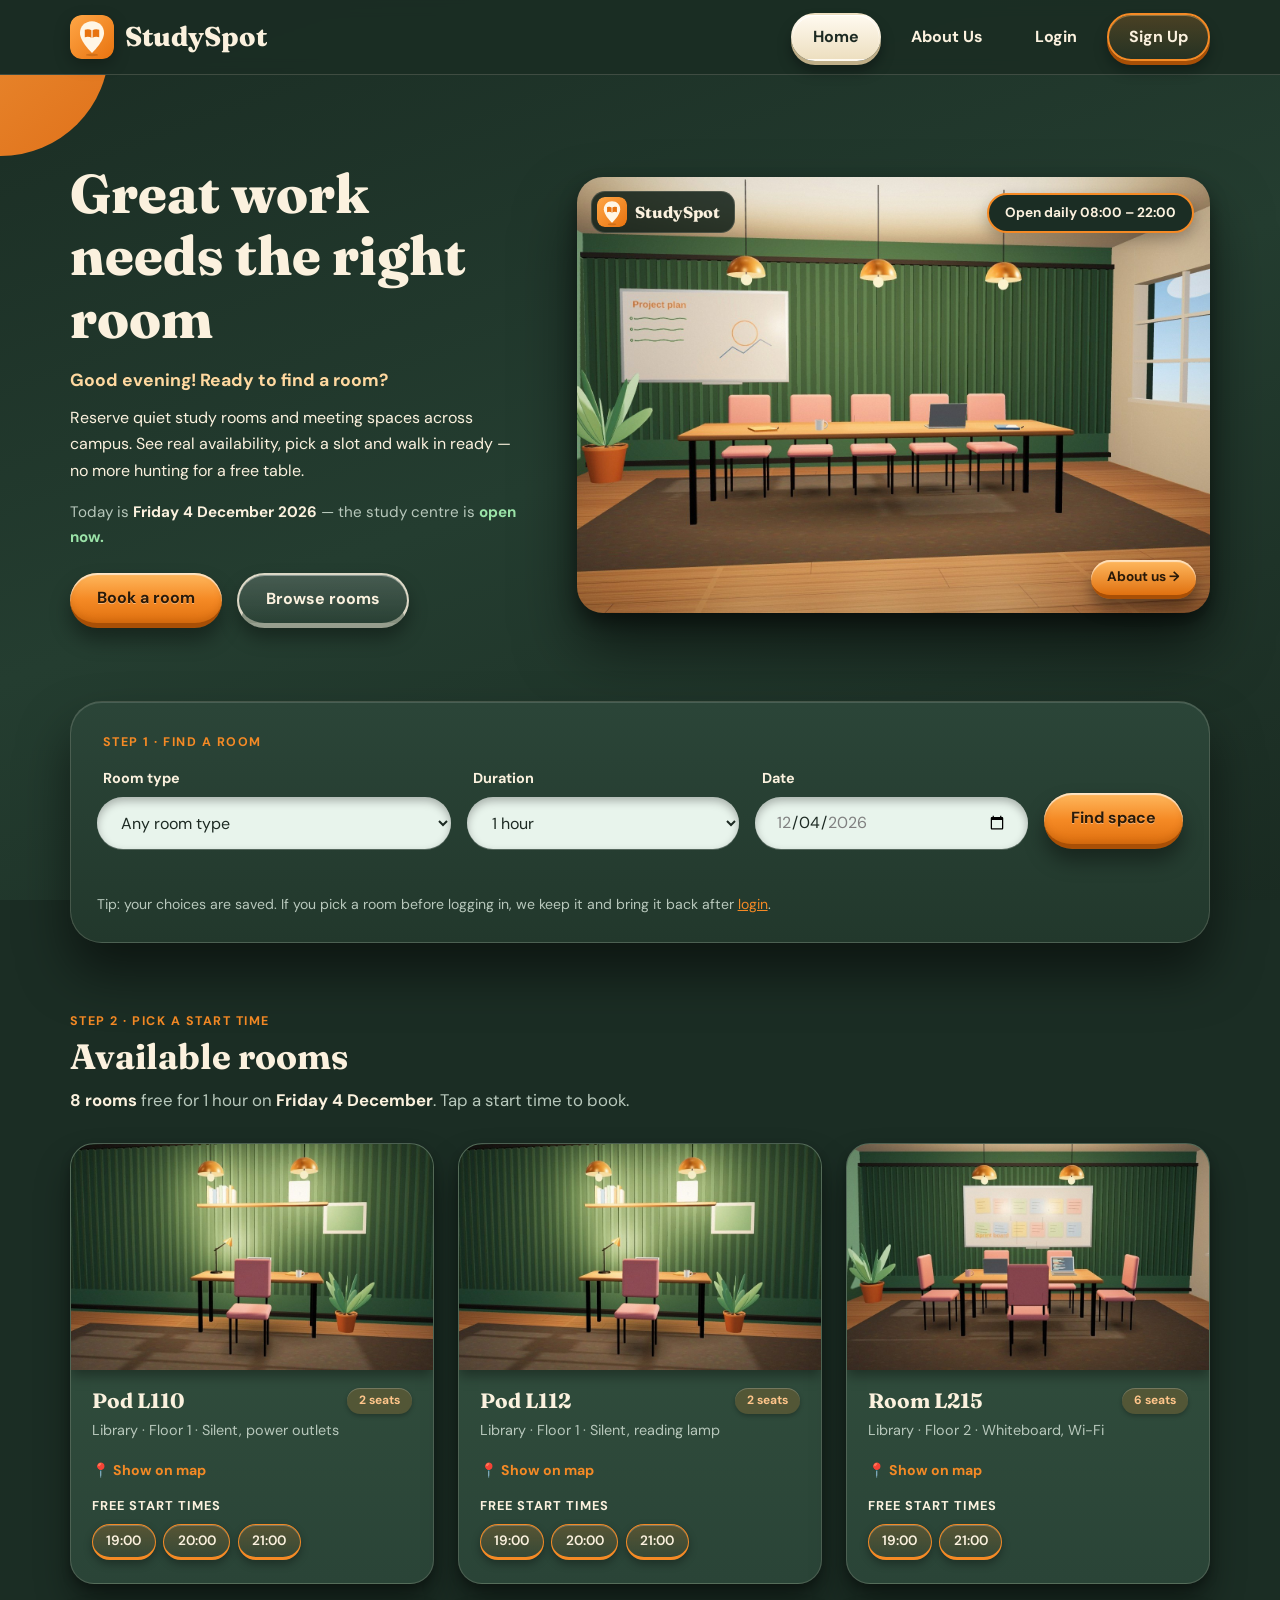
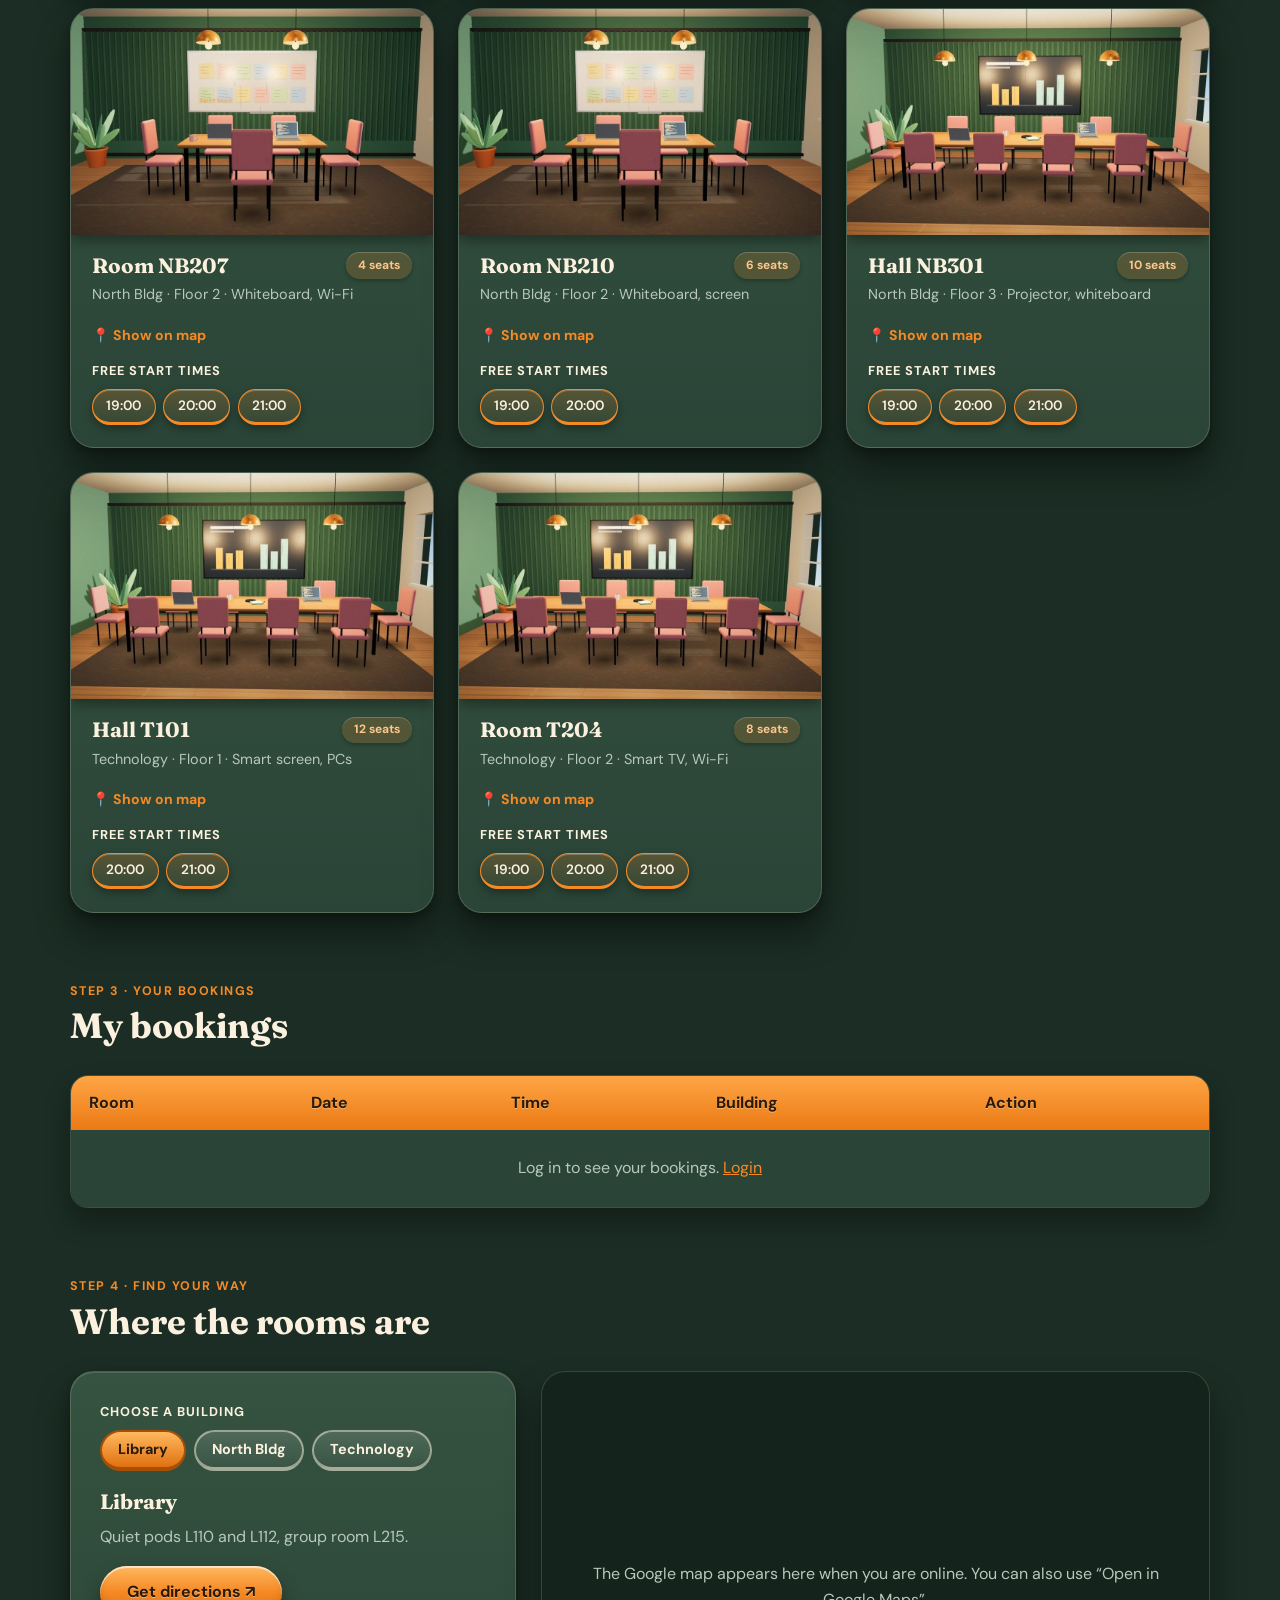
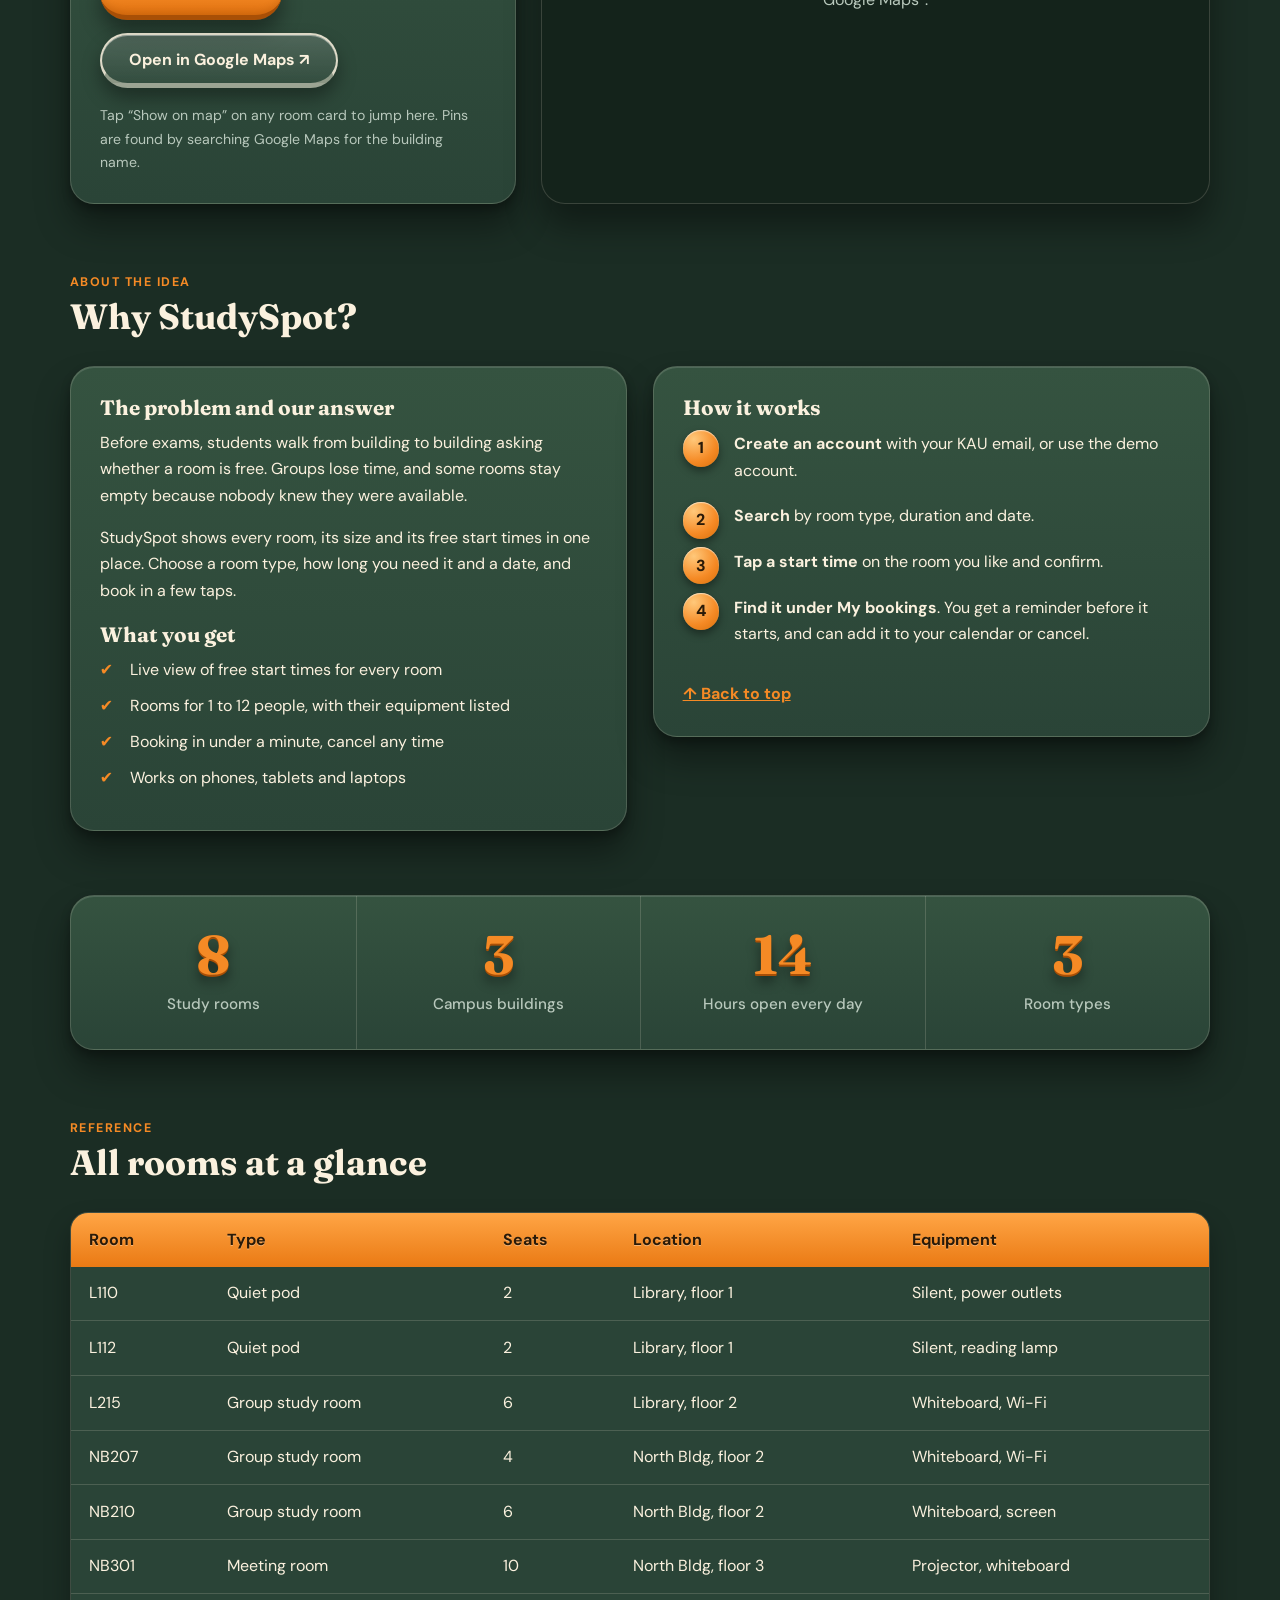
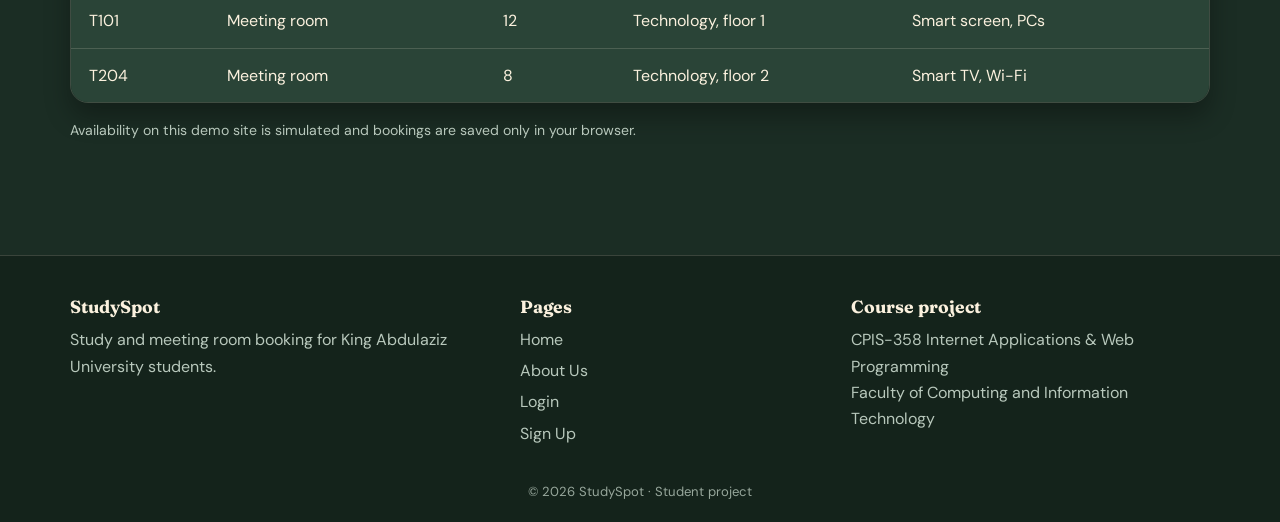
<file: index.html>
<!DOCTYPE html>
<html lang="en">
<head>
  <meta charset="UTF-8">
  <meta name="viewport" content="width=device-width, initial-scale=1.0">
  <meta name="description" content="StudySpot – find and book study rooms and meeting spaces on campus.">
  <title>StudySpot | Study &amp; Meeting Room Booking</title>
  <link rel="icon" href="favicon.ico?v=5" sizes="any">
  <link rel="icon" type="image/png" sizes="32x32" href="images/brand-icon-32.png?v=5">
  <link rel="icon" type="image/png" sizes="16x16" href="images/brand-icon-16.png?v=5">
  <link rel="apple-touch-icon" href="images/brand-icon-180.png?v=5">
  <link rel="preconnect" href="https://fonts.googleapis.com">
  <link rel="preconnect" href="https://fonts.gstatic.com" crossorigin>
  <link href="https://fonts.googleapis.com/css2?family=DM+Sans:wght@400;500;700&family=Fraunces:opsz,wght@9..144,700;9..144,800&display=swap" rel="stylesheet">
  <!-- External CSS -->
  <link rel="stylesheet" href="css/style.css">
  <!-- Internal CSS (only for this page) -->
  <style>
    .idea-card p:last-child { margin-bottom: 0; }
    .rooms-note { margin: 1rem 0 0; color: var(--muted); font-size: .88rem; }
  </style>
</head>
<body id="top">

  <!-- ===== MASTER PAGE: header + menu (same on every page) ===== -->
  <header class="site-header">
    <div class="container nav-wrap">
      <a class="brand" href="index.html">
        <img src="images/logo.svg" width="44" height="44" alt="StudySpot logo: a location pin holding an open book">StudySpot
      </a>
      <button class="menu-toggle" aria-label="Open menu" aria-expanded="false">☰</button>
      <nav id="main-nav" aria-label="Main menu">
        <ul class="menu">
          <li><a href="index.html">Home</a></li>
          <li><a href="about.html">About Us</a></li>
          <li><a href="login.html">Login</a></li>
          <li><a class="menu-cta" href="signup.html">Sign Up</a></li>
        </ul>
      </nav>
    </div>
  </header>

  <main>
    <!-- ===== HERO ===== -->
    <section class="hero">
      <div class="container hero-grid">
        <div class="hero-frame">
          <h1>Great work needs the right room</h1>
          <p class="hello" id="hello">Ready to find a room?</p>
          <p class="hero-text">Reserve quiet study rooms and meeting spaces across campus. See real availability, pick a slot and walk in ready — no more hunting for a free table.</p>
          <p class="today-line" id="todayLine">Open daily 08:00 – 22:00.</p>
          <div class="hero-actions">
            <a class="btn" href="#search">Book a room</a>
            <a class="btn btn-outline" href="#results">Browse rooms</a>
          </div>
        </div>

        <figure class="hero-figure">
          <span class="hero-chip">Open daily 08:00 – 22:00</span>
          <span class="hero-brand"><img src="images/logo.svg" width="30" height="30" alt="">StudySpot</span>
          <!-- Plain hero picture (the image map is on the other pages) -->
          <img class="photo" src="images/hero-room.jpg" width="1600" height="1100" data-orig-width="1600"
               alt="A study room with a long wooden table, pink chairs, a whiteboard and a sunny window.">
          <a class="hero-about" href="about.html">About us →</a>
        </figure>
      </div>
    </section>

    <!-- ===== STEP 1: SEARCH ===== -->
    <section class="search-wrap" id="search">
      <div class="container">
        <form class="search" id="searchForm" novalidate>
          <p class="step-tag" style="margin-left:.4rem;">Step 1 · Find a room</p>
          <div class="search-row">
            <div>
              <label for="roomType">Room type</label>
              <select id="roomType" name="roomType">
                <option value="any">Any room type</option>
                <option value="pod">Quiet pod (1–2 people)</option>
                <option value="study">Group study room (4–6)</option>
                <option value="meeting">Meeting room (8–12)</option>
              </select>
            </div>
            <div>
              <label for="duration">Duration</label>
              <select id="duration" name="duration">
                <option value="1">1 hour</option>
                <option value="2">2 hours</option>
                <option value="3">3 hours</option>
              </select>
            </div>
            <div>
              <label for="searchDate">Date</label>
              <input type="date" id="searchDate" name="date" required>
            </div>
            <button class="btn" type="submit">Find space</button>
          </div>
          <p class="search-error" id="searchError" role="alert"></p>
          <div class="type-hint" id="typeHint" hidden>
            <img id="typeHintImg" src="images/room-study.jpg" width="88" height="55" alt="">
            <p id="typeHintText"></p>
          </div>
          <p class="rooms-note">Tip: your choices are saved. If you pick a room before logging in, we keep it and bring it back after <a href="login.html">login</a>.</p>
        </form>
      </div>
    </section>

    <!-- ===== STEP 2: RESULTS ===== -->
    <section class="section" id="results">
      <div class="container">
        <div class="section-head">
          <p class="step-tag">Step 2 · Pick a start time</p>
          <h2>Available rooms</h2>
          <p class="result-msg" id="resultMsg"></p>
        </div>
        <div class="room-grid" id="roomGrid"></div>
      </div>
    </section>

    <!-- ===== STEP 3: MY BOOKINGS ===== -->
    <section class="section" id="bookings" style="padding-top:0;">
      <div class="container">
        <div class="section-head">
          <p class="step-tag">Step 3 · Your bookings</p>
          <h2>My bookings</h2>
        </div>
        <div class="table-wrap">
          <table>
            <thead><tr><th>Room</th><th>Date</th><th>Time</th><th>Building</th><th>Action</th></tr></thead>
            <tbody id="bookingBody"></tbody>
          </table>
        </div>
      </div>
    </section>

    <!-- ===== STEP 4: MAP ===== -->
    <section class="section" id="map" style="padding-top:0;">
      <div class="container">
        <div class="section-head">
          <p class="step-tag">Step 4 · Find your way</p>
          <h2>Where the rooms are</h2>
        </div>
        <div class="map-layout">
          <div class="card map-side">
            <p class="times-label">Choose a building</p>
            <div class="map-chips" id="mapChips"></div>
            <h3 id="mapTitle">Library</h3>
            <p class="muted" id="mapNote"></p>
            <div class="map-buttons">
              <a class="btn" id="mapDirections" href="#" target="_blank" rel="noopener">Get directions ↗</a>
              <a class="btn btn-outline" id="mapOpen" href="#" target="_blank" rel="noopener">Open in Google Maps ↗</a>
            </div>
            <p class="rooms-note">Tap “Show on map” on any room card to jump here. Pins are found by searching Google Maps for the building name.</p>
          </div>
          <div class="map-frame">
            <p class="map-fallback">The Google map appears here when you are online. You can also use “Open in Google Maps”.</p>
            <iframe id="mapFrame" title="Google Map showing the study room building" loading="lazy"
                    referrerpolicy="no-referrer-when-downgrade" allowfullscreen></iframe>
          </div>
        </div>
      </div>
    </section>

    <!-- ===== THE IDEA + HOW IT WORKS ===== -->
    <section class="section" id="idea" style="padding-top:0;">
      <div class="container">
        <div class="section-head">
          <p class="step-tag">About the idea</p>
          <h2>Why StudySpot?</h2>
        </div>
        <div class="grid-2">
          <article class="card idea-card">
            <h3>The problem and our answer</h3>
            <p>Before exams, students walk from building to building asking whether a room is free. Groups lose time, and some rooms stay empty because nobody knew they were available.</p>
            <p>StudySpot shows every room, its size and its free start times in one place. Choose a room type, how long you need it and a date, and book in a few taps.</p>
            <h3 style="margin-top:1.2rem;">What you get</h3>
            <ul class="check-list">
              <li>Live view of free start times for every room</li>
              <li>Rooms for 1 to 12 people, with their equipment listed</li>
              <li>Booking in under a minute, cancel any time</li>
              <li>Works on phones, tablets and laptops</li>
            </ul>
          </article>
          <article class="card">
            <h3>How it works</h3>
            <ol class="steps">
              <li><strong>Create an account</strong> with your KAU email, or use the demo account.</li>
              <li><strong>Search</strong> by room type, duration and date.</li>
              <li><strong>Tap a start time</strong> on the room you like and confirm.</li>
              <li><strong>Find it under My bookings</strong>. You get a reminder before it starts, and can add it to your calendar or cancel.</li>
            </ol>
            <a href="#top" class="back-top">↑ Back to top</a>
          </article>
        </div>
      </div>
    </section>

    <!-- ===== NUMBERS ===== -->
    <section class="section" style="padding-top:0;">
      <div class="container">
        <div class="stats-band">
          <div class="stat-item"><strong data-count="8">8</strong><span>Study rooms</span></div>
          <div class="stat-item"><strong data-count="3">3</strong><span>Campus buildings</span></div>
          <div class="stat-item"><strong data-count="14">14</strong><span>Hours open every day</span></div>
          <div class="stat-item"><strong data-count="3">3</strong><span>Room types</span></div>
        </div>
      </div>
    </section>

    <!-- ===== ALL ROOMS (table) ===== -->
    <section class="section" id="all-rooms" style="padding-top:0;">
      <div class="container">
        <div class="section-head">
          <p class="step-tag">Reference</p>
          <h2>All rooms at a glance</h2>
        </div>
        <div class="table-wrap">
          <table>
            <thead><tr><th>Room</th><th>Type</th><th>Seats</th><th>Location</th><th>Equipment</th></tr></thead>
            <tbody id="roomTableBody"></tbody>
          </table>
        </div>
        <p class="rooms-note">Availability on this demo site is simulated and bookings are saved only in your browser.</p>
      </div>
    </section>
  </main>

  <!-- ===== CONFIRM BOOKING (modal, top layer) ===== -->
  <div class="modal-backdrop" id="modalBackdrop">
    <div class="card modal" role="dialog" aria-modal="true" aria-labelledby="modalTitle">
      <button class="close" id="modalClose" aria-label="Close">×</button>
      <h2 id="modalTitle">Confirm booking</h2>
      <ul class="summary-list">
        <li><span>Room</span><strong id="mRoom"></strong></li>
        <li><span>Date</span><strong id="mDate"></strong></li>
        <li><span>Time</span><strong id="mTime"></strong></li>
        <li><span>Capacity</span><strong id="mSeats"></strong></li>
      </ul>
      <div class="remind-box">
        <label for="mRemind"><input type="checkbox" id="mRemind" checked> <span>Remind me before it starts</span></label>
        <select id="mRemindMin" aria-label="Reminder time">
          <option value="15">15 minutes before</option>
          <option value="30">30 minutes before</option>
          <option value="60">1 hour before</option>
        </select>
      </div>
      <div class="modal-actions">
        <button class="btn" id="modalConfirm" type="button">Confirm</button>
        <button class="btn btn-outline" id="modalCancel" type="button">Cancel</button>
      </div>
    </div>
  </div>

  <!-- ===== MASTER PAGE: footer ===== -->
  <footer class="site-footer">
    <div class="container">
      <div class="footer-grid">
        <div><h3>StudySpot</h3><p>Study and meeting room booking for King Abdulaziz University students.</p></div>
        <div><h3>Pages</h3><ul><li><a href="index.html">Home</a></li><li><a href="about.html">About Us</a></li><li><a href="login.html">Login</a></li><li><a href="signup.html">Sign Up</a></li></ul></div>
        <div><h3>Course project</h3><p>CPIS-358 Internet Applications &amp; Web Programming<br>Faculty of Computing and Information Technology</p></div>
      </div>
      <p class="copyright">© <span id="year">2026</span> StudySpot · Student project</p>
    </div>
  </footer>

  <!-- Embedded script (this page only): greeting, today's date and opening status -->
  <script>
    (function () {
      var now = new Date();
      var hour = now.getHours();
      var hello = hour < 12 ? "Good morning!" : hour < 18 ? "Good afternoon!" : "Good evening!";
      var helloEl = document.getElementById("hello");
      if (helloEl) { helloEl.textContent = hello + " Ready to find a room?"; }

      var dateText = now.toLocaleDateString("en-GB", { weekday: "long", day: "numeric", month: "long", year: "numeric" });
      var isOpen = hour >= 8 && hour < 22;
      var line = document.getElementById("todayLine");
      if (line) {
        line.innerHTML = "Today is <strong>" + dateText + "</strong> — the study centre is " +
          (isOpen ? '<span class="open">open now.</span>' : '<span class="closed">closed right now. It opens at 08:00.</span>');
      }
    })();
  </script>
  <!-- External script -->
  <script src="js/main.js"></script>
</body>
</html>
</file>
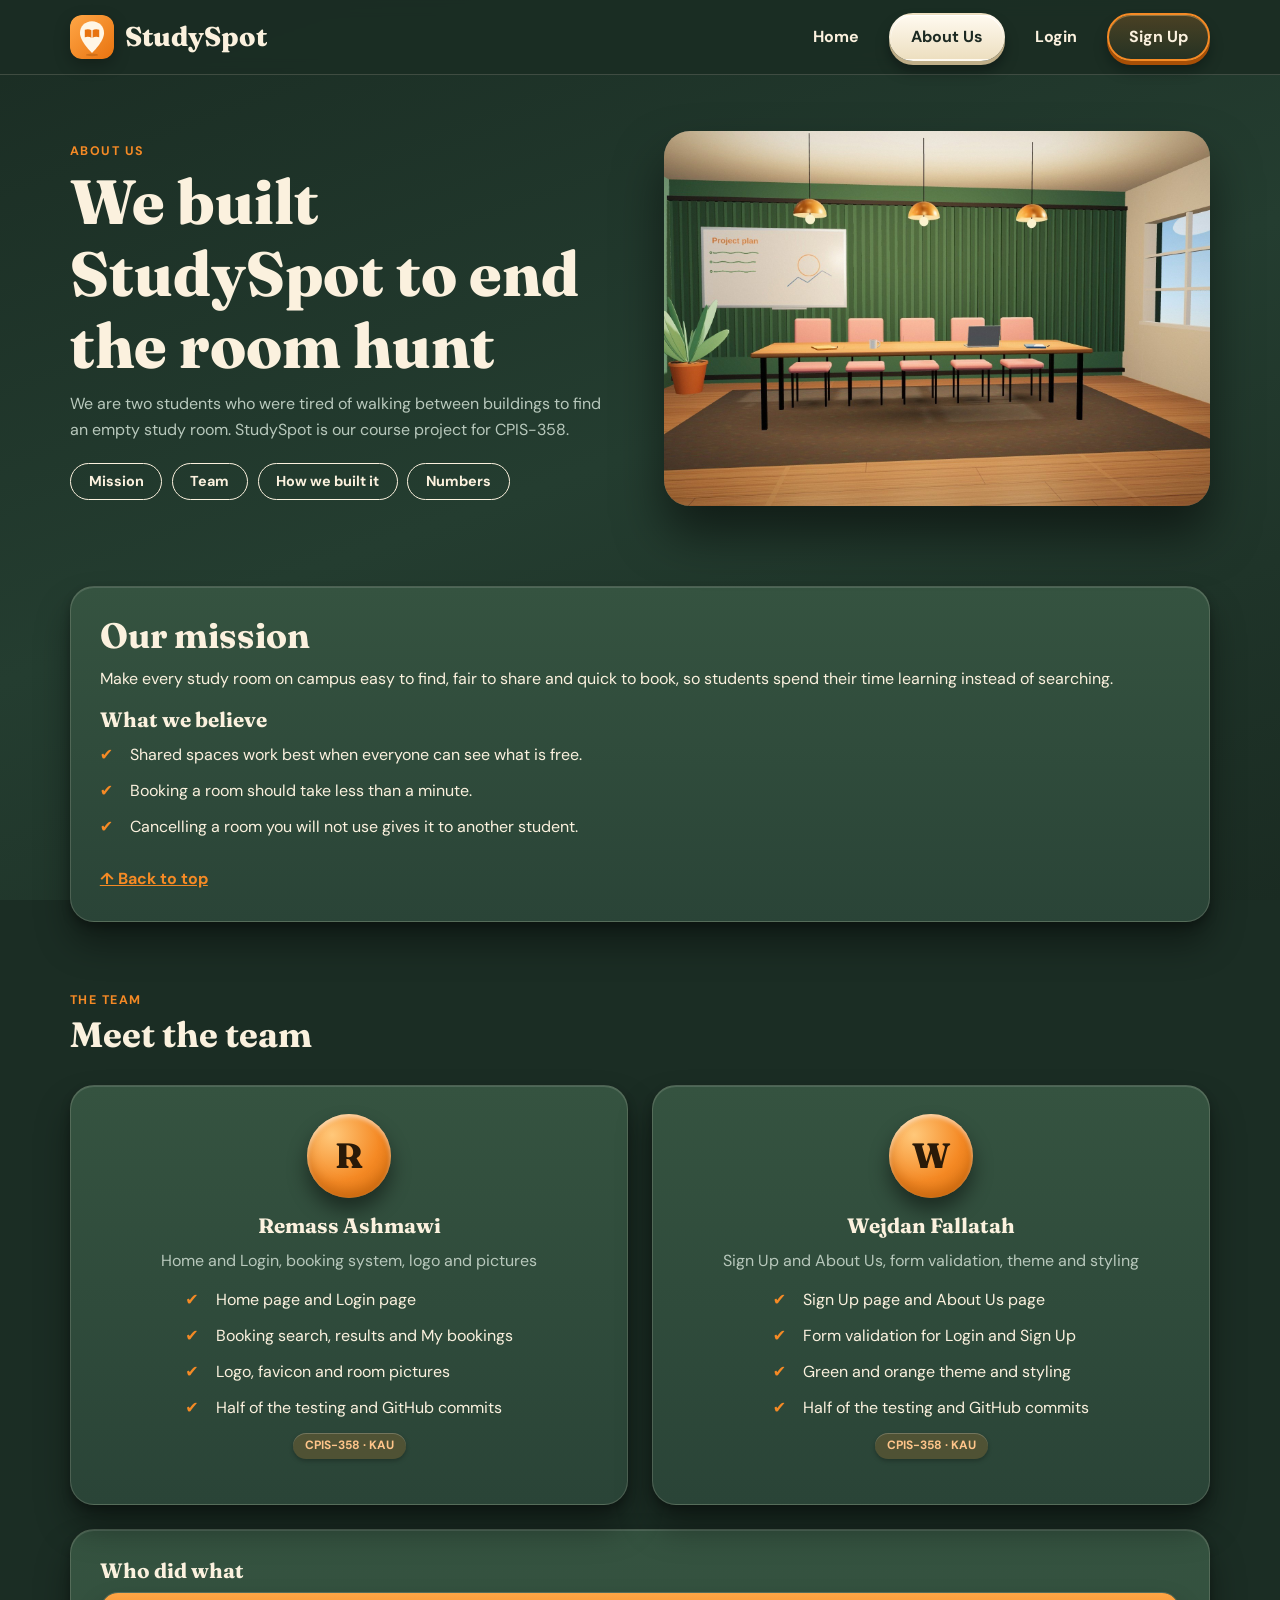
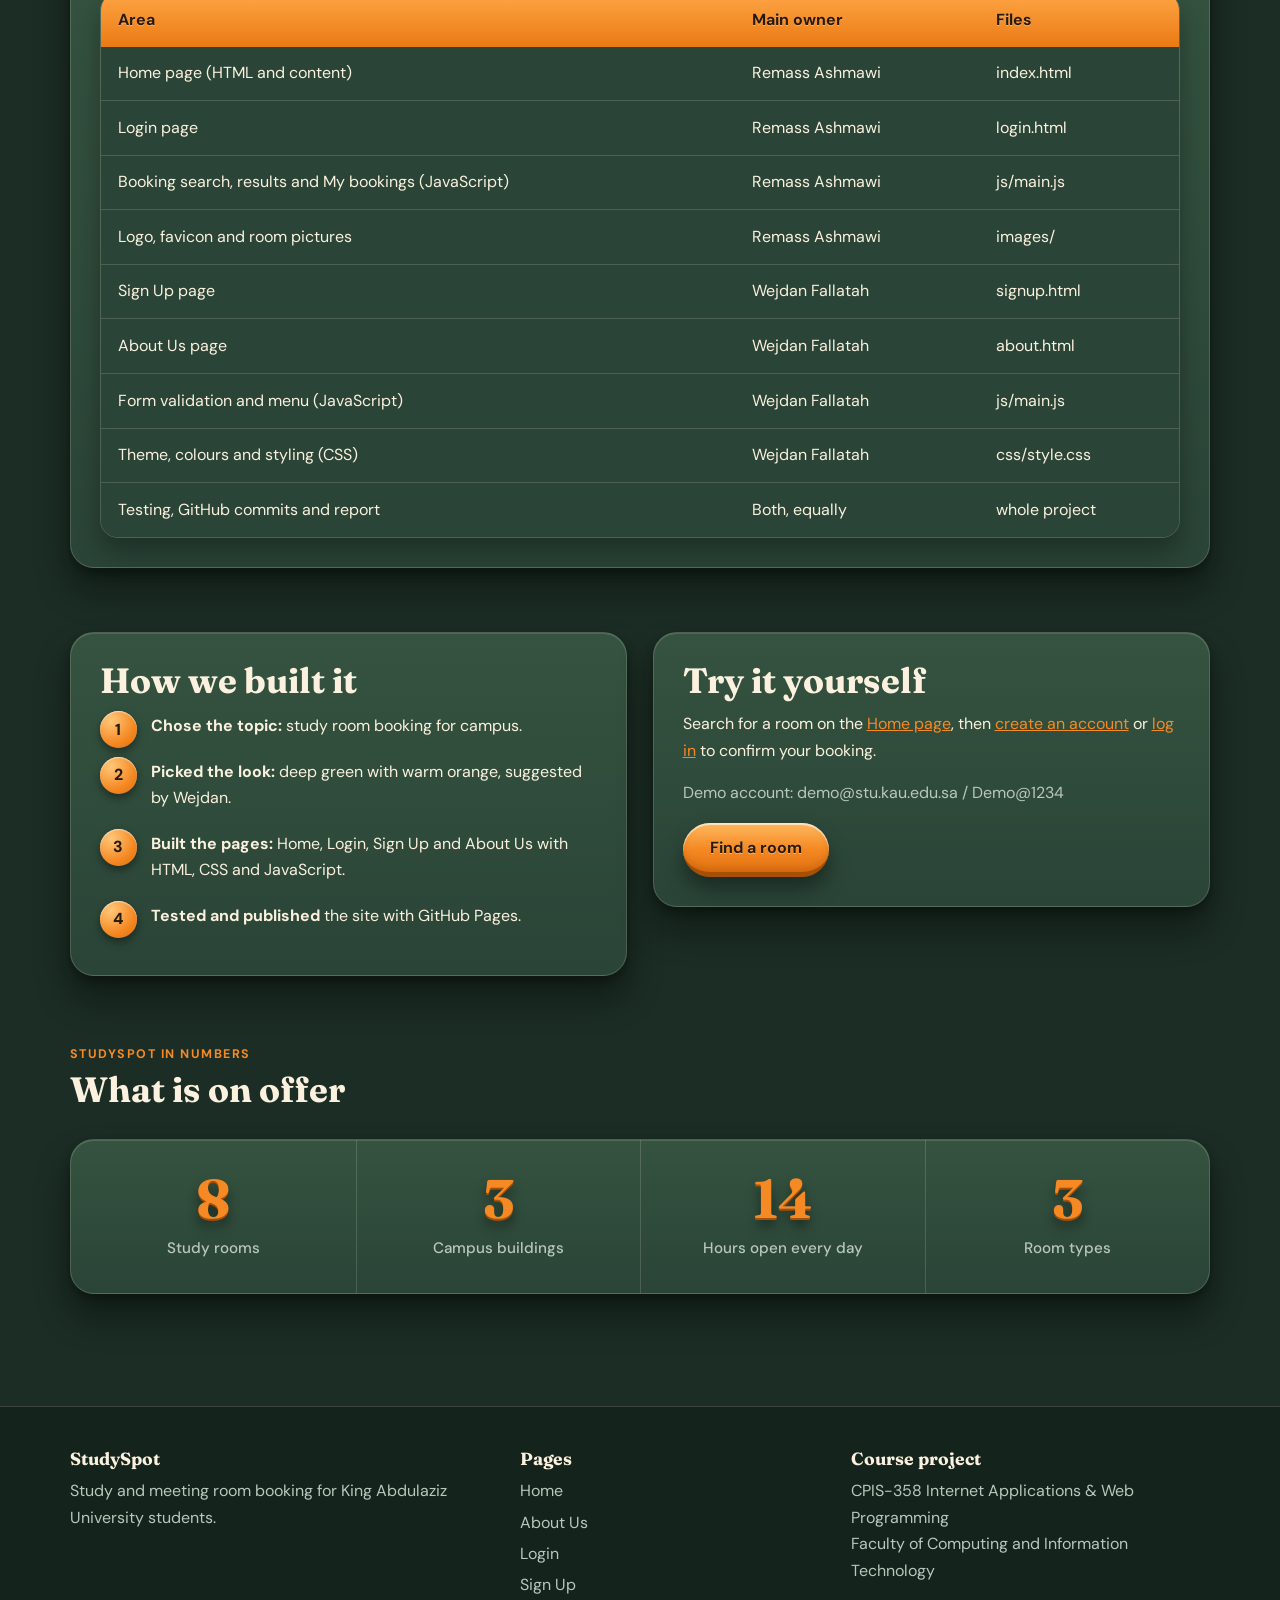
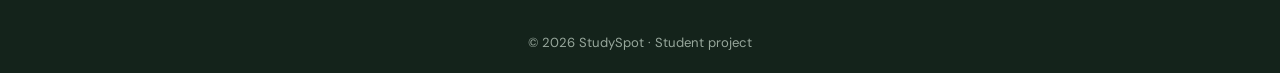
<file: about.html>
<!DOCTYPE html>
<html lang="en">
<head>
  <meta charset="UTF-8">
  <meta name="viewport" content="width=device-width, initial-scale=1.0">
  <title>About Us | StudySpot</title>
  <link rel="icon" href="favicon.ico?v=5" sizes="any">
  <link rel="icon" type="image/png" sizes="32x32" href="images/brand-icon-32.png?v=5">
  <link rel="icon" type="image/png" sizes="16x16" href="images/brand-icon-16.png?v=5">
  <link rel="apple-touch-icon" href="images/brand-icon-180.png?v=5">
  <link rel="preconnect" href="https://fonts.googleapis.com">
  <link rel="preconnect" href="https://fonts.gstatic.com" crossorigin>
  <link href="https://fonts.googleapis.com/css2?family=DM+Sans:wght@400;500;700&family=Fraunces:opsz,wght@9..144,700;9..144,800&display=swap" rel="stylesheet">
  <link rel="stylesheet" href="css/style.css">
  <!-- Internal CSS (only for this page) -->
  <style>
    .about-hero { display: grid; grid-template-columns: 1fr 1fr; gap: 3rem; align-items: center; padding: 3.5rem 0 1rem; }
    .about-hero img { border-radius: 26px; border: 1px solid var(--line); box-shadow: var(--shadow); }
    .role { color: var(--muted); margin-bottom: .8rem; }
    @media (max-width: 900px) { .about-hero { grid-template-columns: 1fr; } }
  </style>
</head>
<body id="top">

  <header class="site-header">
    <div class="container nav-wrap">
      <a class="brand" href="index.html">
        <img src="images/logo.svg" width="44" height="44" alt="StudySpot logo: a location pin holding an open book">StudySpot
      </a>
      <button class="menu-toggle" aria-label="Open menu" aria-expanded="false">☰</button>
      <nav id="main-nav" aria-label="Main menu">
        <ul class="menu">
          <li><a href="index.html">Home</a></li>
          <li><a href="about.html">About Us</a></li>
          <li><a href="login.html">Login</a></li>
          <li><a class="menu-cta" href="signup.html">Sign Up</a></li>
        </ul>
      </nav>
    </div>
  </header>

  <main>
    <div class="container">
      <!-- ===== INTRO ===== -->
      <section class="about-hero">
        <div>
          <p class="step-tag">About us</p>
          <h1>We built StudySpot to end the room hunt</h1>
          <p class="muted">We are two students who were tired of walking between buildings to find an empty study room. StudySpot is our course project for CPIS-358.</p>
          <ul class="toc">
            <li><a href="#mission">Mission</a></li>
            <li><a href="#team">Team</a></li>
            <li><a href="#journey">How we built it</a></li>
            <li><a href="#numbers">Numbers</a></li>
          </ul>
        </div>
        <figure style="margin:0;">
          <img class="photo" src="images/hero-room.jpg" width="1600" height="1100" data-orig-width="1600"
               alt="A study room with a wooden table and pink chairs. Click the whiteboard, window or table to jump to a section."
               usemap="#aboutMap">
          <map name="aboutMap" id="aboutMap">
            <area shape="rect" coords="0,0,640,700" href="#mission" alt="Left side of the picture – our mission" title="Our mission">
            <area shape="rect" coords="640,0,960,700" href="#journey" alt="Middle of the picture – how we built it" title="How we built it">
            <area shape="rect" coords="960,0,1600,700" href="#numbers" alt="Right side of the picture – our numbers" title="Our numbers">
            <area shape="rect" coords="0,700,1600,1100" href="#team" alt="Bottom of the picture – meet the team" title="Meet the team">
          </map>
        </figure>
      </section>

      <!-- ===== MISSION ===== -->
      <section class="section" id="mission">
        <article class="card">
          <h2>Our mission</h2>
          <p>Make every study room on campus easy to find, fair to share and quick to book, so students spend their time learning instead of searching.</p>
          <h3>What we believe</h3>
          <ul class="check-list">
            <li>Shared spaces work best when everyone can see what is free.</li>
            <li>Booking a room should take less than a minute.</li>
            <li>Cancelling a room you will not use gives it to another student.</li>
          </ul>
          <a href="#top" class="back-top">↑ Back to top</a>
        </article>
      </section>

      <!-- ===== TEAM ===== -->
      <section class="section" id="team" style="padding-top:0;">
        <div class="section-head">
          <p class="step-tag">The team</p>
          <h2>Meet the team</h2>
        </div>
        <div class="team-grid">
          <article class="card text-center">
            <div class="avatar">R</div>
            <h3>Remass Ashmawi</h3>
            <p class="role">Home and Login, booking system, logo and pictures</p>
            <ul class="check-list" style="text-align:left;display:inline-block;">
              <li>Home page and Login page</li>
              <li>Booking search, results and My bookings</li>
              <li>Logo, favicon and room pictures</li>
              <li>Half of the testing and GitHub commits</li>
            </ul>
            <p><span class="badge">CPIS-358 · KAU</span></p>
          </article>
          <article class="card text-center">
            <div class="avatar">W</div>
            <h3>Wejdan Fallatah</h3>
            <p class="role">Sign Up and About Us, form validation, theme and styling</p>
            <ul class="check-list" style="text-align:left;display:inline-block;">
              <li>Sign Up page and About Us page</li>
              <li>Form validation for Login and Sign Up</li>
              <li>Green and orange theme and styling</li>
              <li>Half of the testing and GitHub commits</li>
            </ul>
            <p><span class="badge">CPIS-358 · KAU</span></p>
          </article>
        </div>

        <div class="card" style="margin-top:1.5rem;">
          <h3>Who did what</h3>
          <div class="table-wrap">
            <table>
              <thead><tr><th>Area</th><th>Main owner</th><th>Files</th></tr></thead>
              <tbody>
                <tr><td>Home page (HTML and content)</td><td>Remass Ashmawi</td><td>index.html</td></tr>
                <tr><td>Login page</td><td>Remass Ashmawi</td><td>login.html</td></tr>
                <tr><td>Booking search, results and My bookings (JavaScript)</td><td>Remass Ashmawi</td><td>js/main.js</td></tr>
                <tr><td>Logo, favicon and room pictures</td><td>Remass Ashmawi</td><td>images/</td></tr>
                <tr><td>Sign Up page</td><td>Wejdan Fallatah</td><td>signup.html</td></tr>
                <tr><td>About Us page</td><td>Wejdan Fallatah</td><td>about.html</td></tr>
                <tr><td>Form validation and menu (JavaScript)</td><td>Wejdan Fallatah</td><td>js/main.js</td></tr>
                <tr><td>Theme, colours and styling (CSS)</td><td>Wejdan Fallatah</td><td>css/style.css</td></tr>
                <tr><td>Testing, GitHub commits and report</td><td>Both, equally</td><td>whole project</td></tr>
              </tbody>
            </table>
          </div>
        </div>
      </section>

      <!-- ===== JOURNEY ===== -->
      <section class="section" id="journey" style="padding-top:0;">
        <div class="grid-2">
          <article class="card">
            <h2>How we built it</h2>
            <ol class="steps">
              <li><strong>Chose the topic:</strong> study room booking for campus.</li>
              <li><strong>Picked the look:</strong> deep green with warm orange, suggested by Wejdan.</li>
              <li><strong>Built the pages:</strong> Home, Login, Sign Up and About Us with HTML, CSS and JavaScript.</li>
              <li><strong>Tested and published</strong> the site with GitHub Pages.</li>
            </ol>
          </article>
          <article class="card">
            <h2>Try it yourself</h2>
            <p>Search for a room on the <a href="index.html#search">Home page</a>, then <a href="signup.html">create an account</a> or <a href="login.html">log in</a> to confirm your booking.</p>
            <p class="muted">Demo account: demo@stu.kau.edu.sa / Demo@1234</p>
            <a class="btn" href="index.html#search">Find a room</a>
          </article>
        </div>
      </section>

      <!-- ===== NUMBERS ===== -->
      <section class="section" id="numbers" style="padding-top:0;">
        <div class="section-head">
          <p class="step-tag">StudySpot in numbers</p>
          <h2>What is on offer</h2>
        </div>
        <div class="stats-band">
          <div class="stat-item"><strong data-count="8">8</strong><span>Study rooms</span></div>
          <div class="stat-item"><strong data-count="3">3</strong><span>Campus buildings</span></div>
          <div class="stat-item"><strong data-count="14">14</strong><span>Hours open every day</span></div>
          <div class="stat-item"><strong data-count="3">3</strong><span>Room types</span></div>
        </div>
      </section>
    </div>
  </main>

  <footer class="site-footer">
    <div class="container">
      <div class="footer-grid">
        <div><h3>StudySpot</h3><p>Study and meeting room booking for King Abdulaziz University students.</p></div>
        <div><h3>Pages</h3><ul><li><a href="index.html">Home</a></li><li><a href="about.html">About Us</a></li><li><a href="login.html">Login</a></li><li><a href="signup.html">Sign Up</a></li></ul></div>
        <div><h3>Course project</h3><p>CPIS-358 Internet Applications &amp; Web Programming<br>Faculty of Computing and Information Technology</p></div>
      </div>
      <p class="copyright">© <span id="year">2026</span> StudySpot · Student project</p>
    </div>
  </footer>

  <script src="js/main.js"></script>
</body>
</html>
</file>
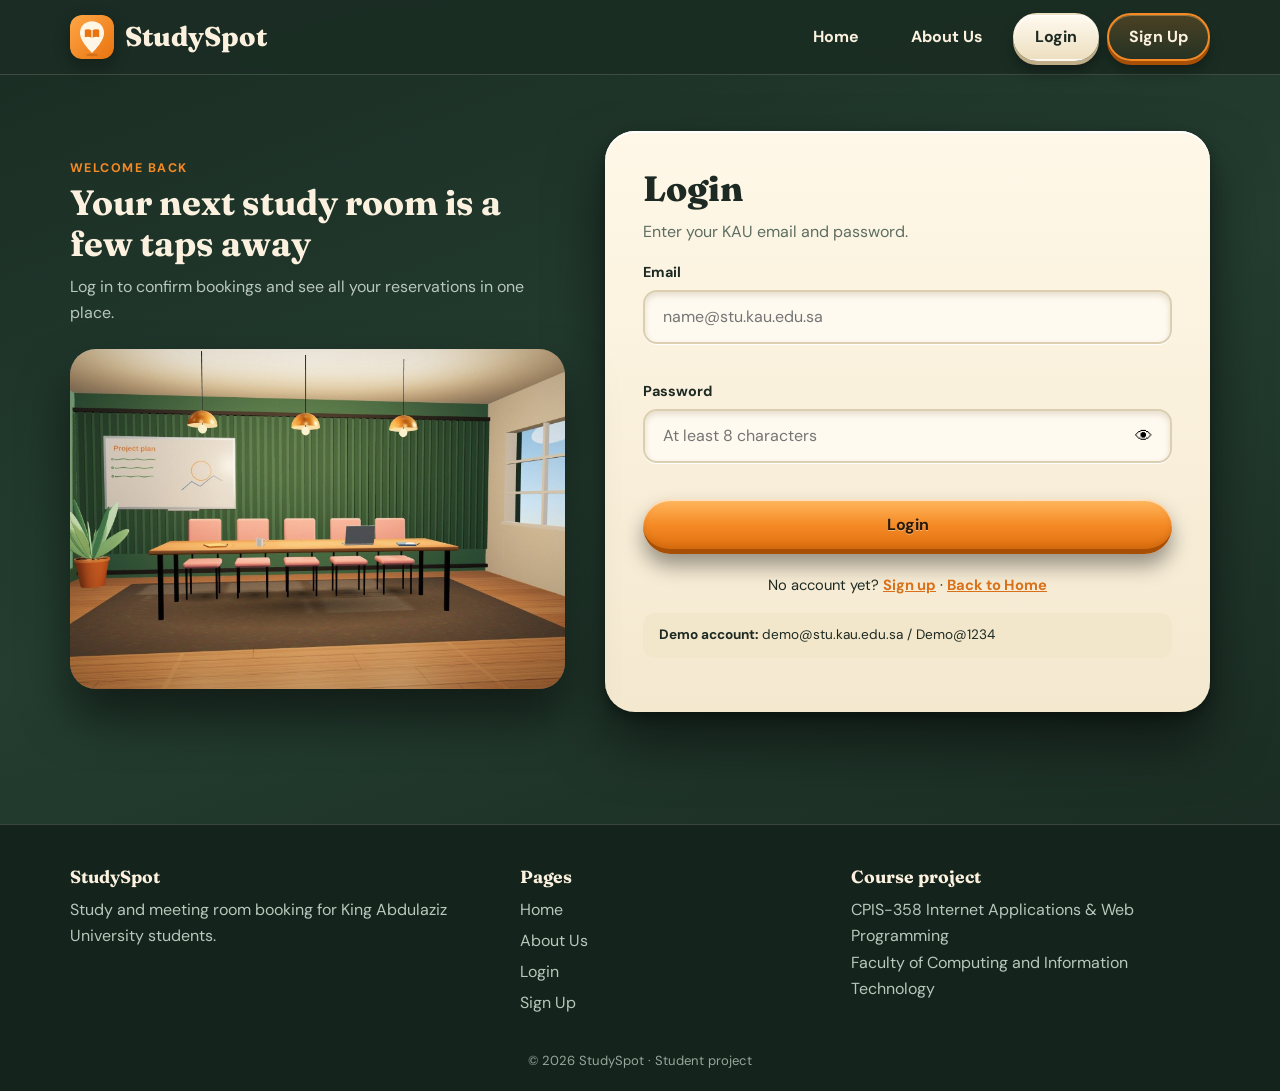
<file: login.html>
<!DOCTYPE html>
<html lang="en">
<head>
  <meta charset="UTF-8">
  <meta name="viewport" content="width=device-width, initial-scale=1.0">
  <title>Login | StudySpot</title>
  <link rel="icon" href="favicon.ico?v=5" sizes="any">
  <link rel="icon" type="image/png" sizes="32x32" href="images/brand-icon-32.png?v=5">
  <link rel="icon" type="image/png" sizes="16x16" href="images/brand-icon-16.png?v=5">
  <link rel="apple-touch-icon" href="images/brand-icon-180.png?v=5">
  <link rel="preconnect" href="https://fonts.googleapis.com">
  <link rel="preconnect" href="https://fonts.gstatic.com" crossorigin>
  <link href="https://fonts.googleapis.com/css2?family=DM+Sans:wght@400;500;700&family=Fraunces:opsz,wght@9..144,700;9..144,800&display=swap" rel="stylesheet">
  <link rel="stylesheet" href="css/style.css">
</head>
<body id="top">

  <header class="site-header">
    <div class="container nav-wrap">
      <a class="brand" href="index.html">
        <img src="images/logo.svg" width="44" height="44" alt="StudySpot logo: a location pin holding an open book">StudySpot
      </a>
      <button class="menu-toggle" aria-label="Open menu" aria-expanded="false">☰</button>
      <nav id="main-nav" aria-label="Main menu">
        <ul class="menu">
          <li><a href="index.html">Home</a></li>
          <li><a href="about.html">About Us</a></li>
          <li><a href="login.html">Login</a></li>
          <li><a class="menu-cta" href="signup.html">Sign Up</a></li>
        </ul>
      </nav>
    </div>
  </header>

  <main>
    <div class="container auth-grid">
      <aside class="auth-side">
        <p class="step-tag">Welcome back</p>
        <h2>Your next study room is a few taps away</h2>
        <p class="muted">Log in to confirm bookings and see all your reservations in one place.</p>
        <img class="photo" src="images/hero-room.jpg" width="1600" height="1100" data-orig-width="1600"
             alt="A study room with a wooden table and pink chairs. Click it to open About Us." usemap="#aboutMap">
        <map name="aboutMap" id="aboutMap">
            <area shape="rect" coords="0,0,640,700" href="about.html#mission" alt="Left side of the picture – our mission" title="Our mission">
            <area shape="rect" coords="640,0,960,700" href="about.html#journey" alt="Middle of the picture – how we built it" title="How we built it">
            <area shape="rect" coords="960,0,1600,700" href="about.html" alt="Right side of the picture – About Us" title="About Us">
            <area shape="rect" coords="0,700,1600,1100" href="about.html#team" alt="Bottom of the picture – meet the team" title="Meet the team">
          </map>
      </aside>

      <section class="auth-card" aria-labelledby="loginTitle">
        <h1 id="loginTitle">Login</h1>
        <p class="sub">Enter your KAU email and password.</p>

        <div id="loginAlert" class="alert" role="alert"></div>

        <form id="loginForm" novalidate>
          <div class="form-group">
            <label for="loginEmail">Email</label>
            <input type="email" id="loginEmail" name="email" placeholder="name@stu.kau.edu.sa" autocomplete="email" required>
            <div class="error-msg"></div>
          </div>
          <div class="form-group">
            <label for="loginPassword">Password</label>
            <div class="pw-wrap">
              <input type="password" id="loginPassword" name="password" placeholder="At least 8 characters" autocomplete="current-password" required>
              <button type="button" class="pw-toggle" data-target="loginPassword" aria-label="Show or hide password">👁</button>
            </div>
            <div class="error-msg"></div>
          </div>
          <button type="submit" class="btn btn-block">Login</button>
        </form>

        <p class="form-links">No account yet? <a href="signup.html">Sign up</a> · <a href="index.html">Back to Home</a></p>
        <p class="hint"><strong>Demo account:</strong> demo@stu.kau.edu.sa / Demo@1234</p>
      </section>
    </div>
  </main>

  <footer class="site-footer">
    <div class="container">
      <div class="footer-grid">
        <div><h3>StudySpot</h3><p>Study and meeting room booking for King Abdulaziz University students.</p></div>
        <div><h3>Pages</h3><ul><li><a href="index.html">Home</a></li><li><a href="about.html">About Us</a></li><li><a href="login.html">Login</a></li><li><a href="signup.html">Sign Up</a></li></ul></div>
        <div><h3>Course project</h3><p>CPIS-358 Internet Applications &amp; Web Programming<br>Faculty of Computing and Information Technology</p></div>
      </div>
      <p class="copyright">© <span id="year">2026</span> StudySpot · Student project</p>
    </div>
  </footer>

  <script src="js/main.js"></script>
</body>
</html>
</file>
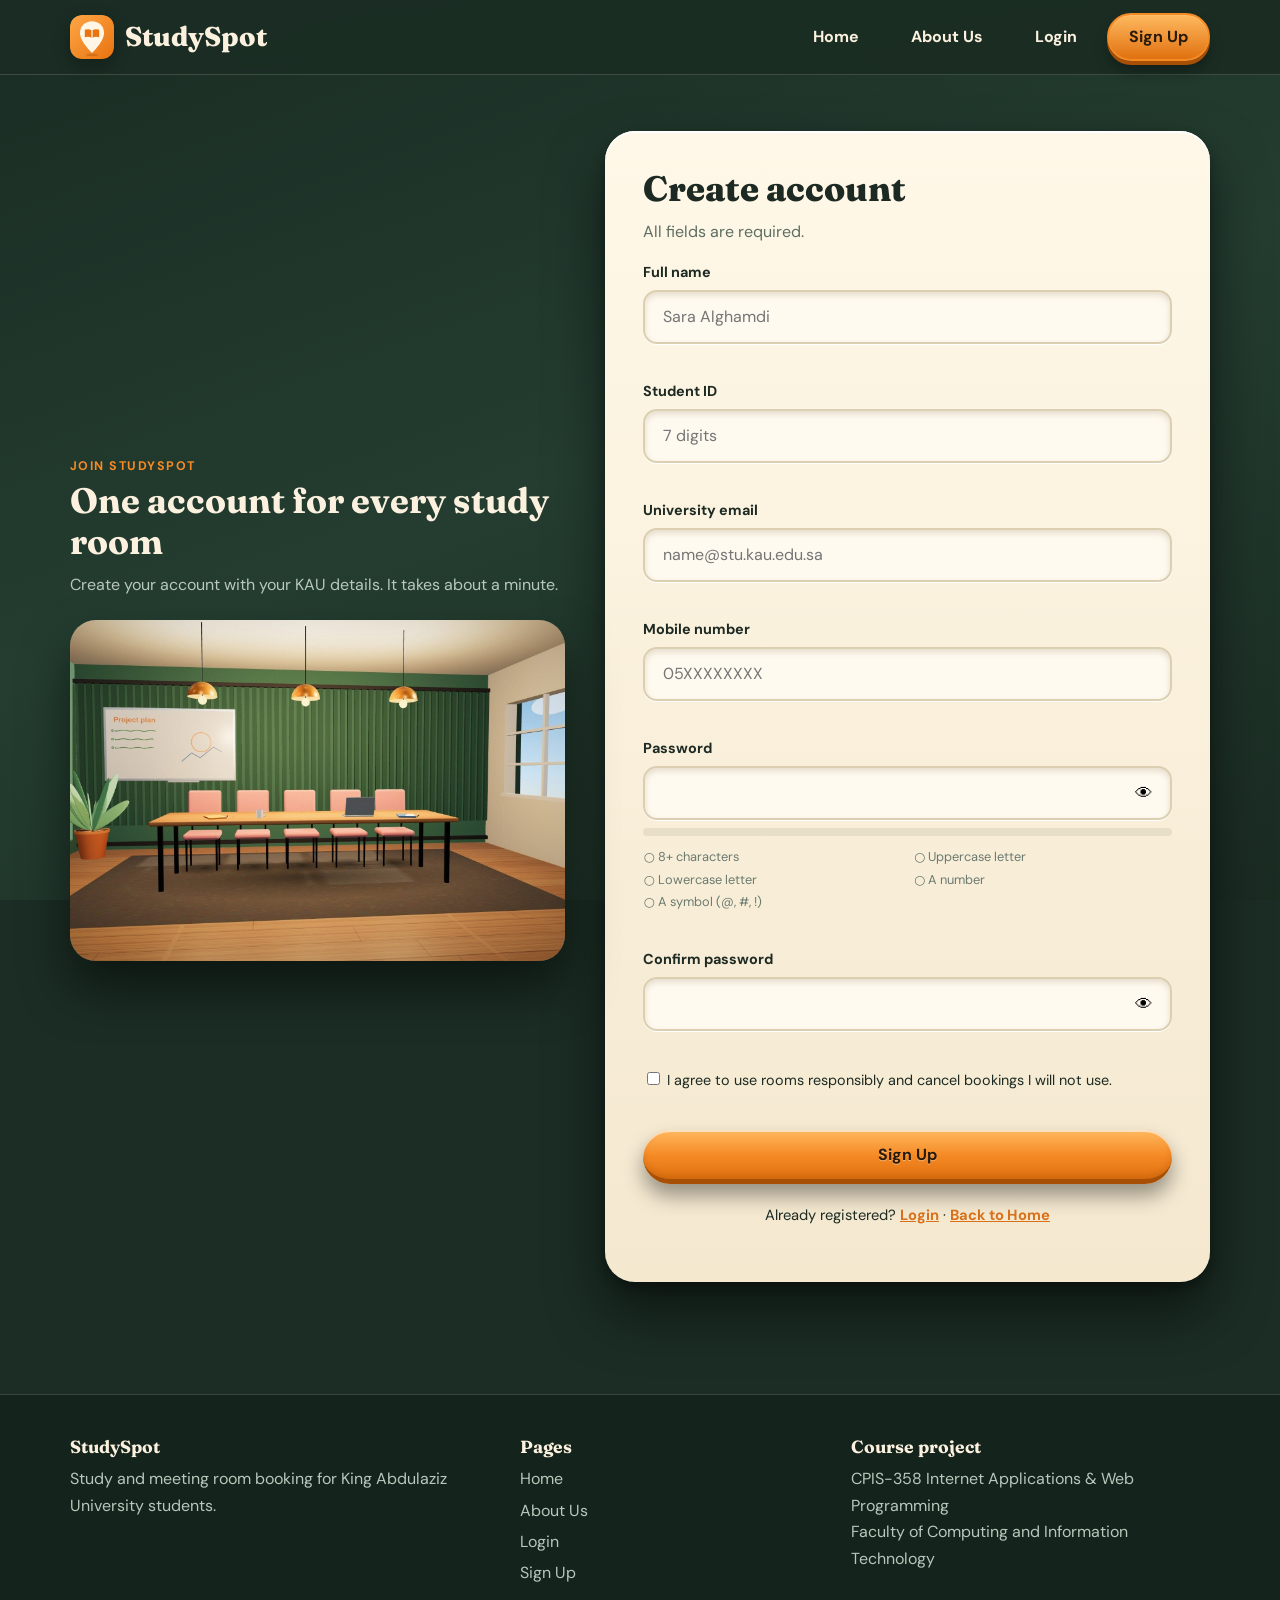
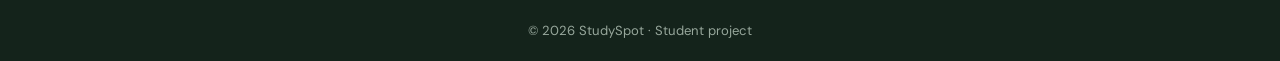
<file: signup.html>
<!DOCTYPE html>
<html lang="en">
<head>
  <meta charset="UTF-8">
  <meta name="viewport" content="width=device-width, initial-scale=1.0">
  <title>Sign Up | StudySpot</title>
  <link rel="icon" href="favicon.ico?v=5" sizes="any">
  <link rel="icon" type="image/png" sizes="32x32" href="images/brand-icon-32.png?v=5">
  <link rel="icon" type="image/png" sizes="16x16" href="images/brand-icon-16.png?v=5">
  <link rel="apple-touch-icon" href="images/brand-icon-180.png?v=5">
  <link rel="preconnect" href="https://fonts.googleapis.com">
  <link rel="preconnect" href="https://fonts.gstatic.com" crossorigin>
  <link href="https://fonts.googleapis.com/css2?family=DM+Sans:wght@400;500;700&family=Fraunces:opsz,wght@9..144,700;9..144,800&display=swap" rel="stylesheet">
  <link rel="stylesheet" href="css/style.css">
</head>
<body id="top">

  <header class="site-header">
    <div class="container nav-wrap">
      <a class="brand" href="index.html">
        <img src="images/logo.svg" width="44" height="44" alt="StudySpot logo: a location pin holding an open book">StudySpot
      </a>
      <button class="menu-toggle" aria-label="Open menu" aria-expanded="false">☰</button>
      <nav id="main-nav" aria-label="Main menu">
        <ul class="menu">
          <li><a href="index.html">Home</a></li>
          <li><a href="about.html">About Us</a></li>
          <li><a href="login.html">Login</a></li>
          <li><a class="menu-cta" href="signup.html">Sign Up</a></li>
        </ul>
      </nav>
    </div>
  </header>

  <main>
    <div class="container auth-grid">
      <aside class="auth-side">
        <p class="step-tag">Join StudySpot</p>
        <h2>One account for every study room</h2>
        <p class="muted">Create your account with your KAU details. It takes about a minute.</p>
        <img class="photo" src="images/hero-room.jpg" width="1600" height="1100" data-orig-width="1600"
             alt="A study room with a wooden table and pink chairs. Click it to open About Us." usemap="#aboutMap">
        <map name="aboutMap" id="aboutMap">
            <area shape="rect" coords="0,0,640,700" href="about.html#mission" alt="Left side of the picture – our mission" title="Our mission">
            <area shape="rect" coords="640,0,960,700" href="about.html#journey" alt="Middle of the picture – how we built it" title="How we built it">
            <area shape="rect" coords="960,0,1600,700" href="about.html" alt="Right side of the picture – About Us" title="About Us">
            <area shape="rect" coords="0,700,1600,1100" href="about.html#team" alt="Bottom of the picture – meet the team" title="Meet the team">
          </map>
      </aside>

      <section class="auth-card" aria-labelledby="signupTitle">
        <h1 id="signupTitle">Create account</h1>
        <p class="sub">All fields are required.</p>

        <div id="signupAlert" class="alert" role="alert"></div>

        <form id="signupForm" novalidate>
          <div class="form-group">
            <label for="suName">Full name</label>
            <input type="text" id="suName" name="name" placeholder="Sara Alghamdi" autocomplete="name" required>
            <div class="error-msg"></div>
          </div>
          <div class="form-group">
            <label for="suId">Student ID</label>
            <input type="text" id="suId" name="studentId" inputmode="numeric" maxlength="7" placeholder="7 digits" required>
            <div class="error-msg"></div>
          </div>
          <div class="form-group">
            <label for="suEmail">University email</label>
            <input type="email" id="suEmail" name="email" placeholder="name@stu.kau.edu.sa" autocomplete="email" required>
            <div class="error-msg"></div>
          </div>
          <div class="form-group">
            <label for="suPhone">Mobile number</label>
            <input type="tel" id="suPhone" name="phone" maxlength="10" placeholder="05XXXXXXXX" autocomplete="tel" required>
            <div class="error-msg"></div>
          </div>
          <div class="form-group">
            <label for="suPassword">Password</label>
            <div class="pw-wrap">
              <input type="password" id="suPassword" name="password" autocomplete="new-password" required>
              <button type="button" class="pw-toggle" data-target="suPassword" aria-label="Show or hide password">👁</button>
            </div>
            <div class="strength"><span id="strengthBar"></span></div>
            <ul class="rules">
              <li id="rule-len">8+ characters</li>
              <li id="rule-upper">Uppercase letter</li>
              <li id="rule-lower">Lowercase letter</li>
              <li id="rule-digit">A number</li>
              <li id="rule-symbol">A symbol (@, #, !)</li>
            </ul>
            <div class="error-msg"></div>
          </div>
          <div class="form-group">
            <label for="suConfirm">Confirm password</label>
            <div class="pw-wrap">
              <input type="password" id="suConfirm" name="confirm" autocomplete="new-password" required>
              <button type="button" class="pw-toggle" data-target="suConfirm" aria-label="Show or hide password">👁</button>
            </div>
            <div class="error-msg"></div>
          </div>
          <div class="form-group">
            <label class="checkbox-row" for="suTerms">
              <input type="checkbox" id="suTerms" name="terms">
              <span>I agree to use rooms responsibly and cancel bookings I will not use.</span>
            </label>
            <div class="error-msg"></div>
          </div>
          <button type="submit" class="btn btn-block">Sign Up</button>
        </form>

        <p class="form-links">Already registered? <a href="login.html">Login</a> · <a href="index.html">Back to Home</a></p>
      </section>
    </div>
  </main>

  <footer class="site-footer">
    <div class="container">
      <div class="footer-grid">
        <div><h3>StudySpot</h3><p>Study and meeting room booking for King Abdulaziz University students.</p></div>
        <div><h3>Pages</h3><ul><li><a href="index.html">Home</a></li><li><a href="about.html">About Us</a></li><li><a href="login.html">Login</a></li><li><a href="signup.html">Sign Up</a></li></ul></div>
        <div><h3>Course project</h3><p>CPIS-358 Internet Applications &amp; Web Programming<br>Faculty of Computing and Information Technology</p></div>
      </div>
      <p class="copyright">© <span id="year">2026</span> StudySpot · Student project</p>
    </div>
  </footer>

  <script src="js/main.js"></script>
</body>
</html>
</file>
<file: css/style.css>
/* =========================================================
   StudySpot – Study Room Booking | External stylesheet
   Theme: deep green + orange (suggested by Wejdan)
   ========================================================= */

:root {
  --bg: #1b2d24;
  --bg2: #223a2e;
  --panel: #2a4437;
  --panel2: #33503f;
  --line: rgba(251, 241, 222, .16);
  --orange: #f58a25;
  --orange-d: #d9701a;
  --cream: #fbf1de;
  --muted: #b8c8bc;
  --ink: #1d2a23;
  --danger: #c8402f;
  --ok: #2e8b57;
  --radius: 24px;
  --shadow: 0 18px 40px rgba(0, 0, 0, .35);
  --shadow-sm: 0 6px 16px rgba(0, 0, 0, .28);
  --serif: "Fraunces", Georgia, "Times New Roman", serif;
  --sans: "DM Sans", "Segoe UI", system-ui, -apple-system, sans-serif;
}

/* ---------- Base ---------- */
*, *::before, *::after { box-sizing: border-box; }
html { scroll-behavior: smooth; scroll-padding-top: 90px; }
body {
  margin: 0;
  font-family: var(--sans);
  color: var(--cream);
  line-height: 1.65;
  background: linear-gradient(160deg, #1a2c23 0%, #243d30 50%, #1a2b22 100%) fixed;
  min-height: 100vh;
  display: flex;
  flex-direction: column;
}
main { flex: 1; }
img { max-width: 100%; height: auto; display: block; }
a { color: var(--orange); }
h1, h2, h3 { font-family: var(--serif); line-height: 1.15; margin: 0 0 .6rem; font-weight: 700; }
h1 { font-size: clamp(2.4rem, 5vw, 3.9rem); font-weight: 800; }
h2 { font-size: clamp(1.7rem, 3.2vw, 2.3rem); }
h3 { font-size: 1.3rem; }
p { margin: 0 0 1rem; }
.container { width: min(1140px, 92%); margin-inline: auto; }

/* ---------- General classes ---------- */
.card {
  background: var(--panel);
  border: 1px solid var(--line);
  border-radius: var(--radius);
  box-shadow: var(--shadow-sm);
  padding: 1.8rem;
}
.section { padding: 4rem 0; }
.section-head { margin-bottom: 1.8rem; }
.step-tag {
  display: inline-block; font-size: .78rem; font-weight: 700; letter-spacing: .12em;
  text-transform: uppercase; color: var(--orange); margin-bottom: .3rem;
}
.muted { color: var(--muted); }
.text-center { text-align: center; }
.badge {
  display: inline-block; font-size: .75rem; font-weight: 700;
  padding: .2rem .75rem; border-radius: 999px;
  background: rgba(245, 138, 37, .18); color: #ffc58a;
}

.btn {
  display: inline-block; border: 2px solid var(--orange); background: var(--orange);
  color: #2a1a08; font: inherit; font-weight: 700; padding: .8rem 1.7rem;
  border-radius: 999px; cursor: pointer; text-decoration: none;
  box-shadow: 0 8px 18px rgba(245, 138, 37, .3);
  transition: transform .15s ease, background .15s ease;
}
.btn:hover { transform: translateY(-2px); background: #ff9b3d; }
.btn-outline { background: transparent; color: var(--cream); border-color: var(--cream); box-shadow: none; }
.btn-outline:hover { background: rgba(251, 241, 222, .12); }
.btn-block { width: 100%; }

/* ---------- Master page: header + menu ---------- */
.site-header {
  position: sticky; top: 0; z-index: 100;
  background: rgba(27, 45, 36, .94);
  backdrop-filter: blur(8px);
  border-bottom: 1px solid var(--line);
}
.nav-wrap { display: flex; align-items: center; justify-content: space-between; padding: .8rem 0; }
.brand {
  display: flex; align-items: center; gap: .7rem; text-decoration: none;
  color: var(--cream); font-family: var(--serif); font-weight: 800; font-size: 1.7rem;
}
.brand img { width: 44px; height: 44px; border-radius: 12px; box-shadow: var(--shadow-sm); }
.menu { list-style: none; display: flex; align-items: center; gap: .5rem; margin: 0; padding: 0; }
.menu a {
  display: block; text-decoration: none; color: var(--cream); font-weight: 700;
  padding: .55rem 1.25rem; border-radius: 999px; border: 2px solid transparent;
  transition: background .15s;
}
.menu a:hover { background: rgba(251, 241, 222, .12); }
.menu a.active { background: var(--cream); color: var(--ink); }
.menu a.menu-cta { border-color: var(--orange); }
.menu a.menu-cta.active { background: var(--orange); border-color: var(--orange); color: #2a1a08; }
.menu-toggle { display: none; background: none; border: 0; color: var(--cream); font-size: 1.9rem; cursor: pointer; }

/* ---------- Hero ---------- */
.hero { position: relative; padding: 3.5rem 0 6rem; overflow: hidden; }
.hero::before {                       /* orange quarter circle, top-left */
  content: ""; position: absolute; left: -170px; top: -190px;
  width: 520px; height: 520px; border-radius: 50%;
  background: linear-gradient(140deg, #f79b3c, #e8741a);
  opacity: .96; z-index: 0;
}
.hero-grid { position: relative; z-index: 1; display: grid; grid-template-columns: 1.05fr .95fr; gap: 3rem; align-items: center; }
.hero-frame { position: relative; border: 1px solid rgba(251, 241, 222, .45); padding: 3rem 2.6rem; }
.spark { position: absolute; color: var(--cream); font-size: 1.7rem; line-height: 1; }
.spark.tl { top: -15px; left: -15px; } .spark.tr { top: -15px; right: -15px; }
.spark.bl { bottom: -15px; left: -15px; } .spark.br { bottom: -15px; right: -15px; }
.hello { color: #ffd9a0; font-weight: 700; font-size: 1.1rem; margin: 1rem 0 .6rem; }
.hero-text { max-width: 30rem; }
.today-line { font-size: .95rem; color: var(--muted); }
.today-line strong { color: var(--cream); }
.today-line .open { color: #9be3a8; font-weight: 700; }
.today-line .closed { color: #ffb3a6; font-weight: 700; }
.hero-actions { display: flex; flex-wrap: wrap; gap: .9rem; margin-top: 1.4rem; }

.hero-figure { position: relative; margin: 0; }
.hero-figure img {
  width: 100%; border-radius: 26px; border: 1px solid var(--line); box-shadow: var(--shadow);
}
.hero-chip {                          /* layering: chip over the picture */
  position: absolute; z-index: 5; top: -16px; right: -8px;
  background: var(--bg); color: var(--cream); font-weight: 700; font-size: .9rem;
  border: 2px solid var(--orange); border-radius: 999px; padding: .4rem 1rem;
  box-shadow: var(--shadow-sm); pointer-events: none;
}

/* ---------- Search bar (step 1) ---------- */
.search-wrap { position: relative; z-index: 20; margin-top: -3.4rem; }
.search {
  background: var(--bg2); border: 1px solid var(--line); border-radius: 32px;
  padding: 1.6rem; box-shadow: var(--shadow);
}
.search-row { display: grid; grid-template-columns: 1.3fr 1fr 1fr auto; gap: 1rem; align-items: end; }
.search label { display: block; font-weight: 700; font-size: .9rem; margin-bottom: .4rem; margin-left: .4rem; }
.search select, .search input[type="date"] {
  width: 100%; height: 52px; border: 0; border-radius: 999px; padding: 0 1.3rem;
  font: inherit; color: var(--ink); background: #e8f4ec;
}
.search select:focus, .search input:focus { outline: 3px solid var(--orange); }
.search .btn { height: 52px; padding-top: 0; padding-bottom: 0; }
.search-error { min-height: 1.3em; color: #ffb3a6; font-size: .9rem; margin: .6rem .4rem 0; }
.type-hint { display: flex; align-items: center; gap: 1rem; margin-top: .8rem; padding-top: 1rem; border-top: 1px solid var(--line); }
.type-hint img { width: 88px; height: 55px; object-fit: cover; border-radius: 12px; border: 1px solid var(--line); }
.type-hint p { margin: 0; color: var(--muted); font-size: .95rem; }

/* ---------- Results (step 2) ---------- */
.result-msg { color: var(--muted); font-size: 1.05rem; margin-bottom: 1.2rem; }
.result-msg strong { color: var(--cream); }
.room-grid { display: grid; grid-template-columns: repeat(auto-fill, minmax(290px, 1fr)); gap: 1.5rem; }
.room-card {
  background: var(--panel); border: 1px solid var(--line); border-radius: var(--radius);
  overflow: hidden; box-shadow: var(--shadow-sm); display: flex; flex-direction: column;
}
.room-card img { width: 100%; aspect-ratio: 8 / 5; object-fit: cover; }
.room-body { padding: 1.1rem 1.3rem 1.4rem; }
.room-head { display: flex; justify-content: space-between; align-items: center; gap: .5rem; }
.room-head h3 { margin: 0; }
.room-meta { color: var(--muted); font-size: .9rem; margin: .3rem 0 .9rem; }
.times-label { font-size: .8rem; font-weight: 700; text-transform: uppercase; letter-spacing: .08em; margin-bottom: .5rem; }
.time-chips { display: flex; flex-wrap: wrap; gap: .45rem; }
.time-chip {
  background: transparent; color: var(--cream); font: inherit; font-size: .85rem; font-weight: 600;
  border: 1.5px solid var(--orange); border-radius: 999px; padding: .3rem .85rem; cursor: pointer;
  transition: background .15s, color .15s;
}
.time-chip:hover { background: var(--orange); color: #2a1a08; }
.more-btn { background: none; border: 0; color: var(--orange); font: inherit; font-weight: 700; cursor: pointer; padding: .3rem .2rem; }
.empty-box { text-align: center; padding: 2.5rem 1rem; border: 2px dashed var(--line); border-radius: var(--radius); color: var(--muted); }

/* ---------- Tables ---------- */
.table-wrap { overflow-x: auto; border-radius: 18px; border: 1px solid var(--line); }
table { width: 100%; border-collapse: collapse; background: var(--panel); }
th, td { padding: .85rem 1.1rem; text-align: left; }
thead th { background: var(--orange); color: #2a1a08; font-weight: 700; }
tbody tr { border-bottom: 1px solid var(--line); }
tbody tr:last-child { border-bottom: 0; }
tbody tr:hover { background: var(--panel2); }
.cancel-btn {
  background: none; border: 1.5px solid #ffb3a6; color: #ffb3a6; border-radius: 999px;
  padding: .25rem .9rem; font: inherit; font-size: .85rem; font-weight: 700; cursor: pointer;
}
.cancel-btn:hover { background: #ffb3a6; color: var(--ink); }
.empty-row td { text-align: center; color: var(--muted); padding: 1.6rem; }

/* ---------- Content blocks ---------- */
.grid-2 { display: grid; grid-template-columns: 1fr 1fr; gap: 1.6rem; align-items: start; }
.check-list { list-style: none; padding: 0; margin: 0; }
.check-list li { padding-left: 1.9rem; position: relative; margin-bottom: .6rem; }
.check-list li::before { content: "✔"; position: absolute; left: 0; color: var(--orange); font-weight: 700; }
.steps { counter-reset: step; list-style: none; padding: 0; margin: 0; }
.steps li { counter-increment: step; position: relative; padding: .1rem 0 1.1rem 3.2rem; }
.steps li::before {
  content: counter(step); position: absolute; left: 0; top: 0; width: 2.3rem; height: 2.3rem;
  border-radius: 50%; background: var(--orange); color: #2a1a08; font-weight: 800;
  display: grid; place-items: center;
}
.back-top { display: inline-block; margin-top: 1rem; font-weight: 700; }

/* ---------- Stats band ---------- */
.stats-band {
  display: grid; grid-template-columns: repeat(4, 1fr);
  background: var(--panel); border: 1px solid var(--line); border-radius: var(--radius);
  box-shadow: var(--shadow-sm); overflow: hidden;
}
.stat-item { padding: 2rem 1rem; text-align: center; border-left: 1px solid var(--line); }
.stat-item:first-child { border-left: 0; }
.stat-item strong { display: block; font-family: var(--serif); font-size: clamp(2.4rem, 5vw, 3.4rem); color: var(--orange); line-height: 1; }
.stat-item span { display: block; margin-top: .6rem; color: var(--muted); font-size: .95rem; font-weight: 500; }

/* ---------- Modal + toast ---------- */
.modal-backdrop {
  position: fixed; inset: 0; z-index: 900; background: rgba(10, 20, 15, .7);
  display: none; align-items: center; justify-content: center; padding: 1rem;
}
.modal-backdrop.show { display: flex; }
.modal {
  z-index: 901; width: min(440px, 100%); position: relative;
  background: var(--cream); color: var(--ink); border: 0;
}
.modal h2 { color: var(--ink); }
.modal .close { position: absolute; right: 1rem; top: .8rem; background: none; border: 0; font-size: 1.8rem; cursor: pointer; color: #6b7a70; }
.summary-list { list-style: none; padding: 0; margin: 1rem 0 1.4rem; }
.summary-list li { display: flex; justify-content: space-between; padding: .55rem 0; border-bottom: 1px solid #e6dcc4; }
.summary-list li span:first-child { color: #6b7a70; }
.modal-actions { display: flex; gap: .7rem; }
.modal .btn-outline { color: var(--ink); border-color: var(--ink); }
.toast {
  position: fixed; bottom: 1.6rem; left: 50%; transform: translateX(-50%) translateY(30px);
  z-index: 1000; background: var(--orange); color: #2a1a08; font-weight: 700;
  padding: .8rem 1.5rem; border-radius: 999px; box-shadow: var(--shadow);
  opacity: 0; pointer-events: none; transition: all .3s ease;
}
.toast.show { opacity: 1; transform: translateX(-50%) translateY(0); }

/* ---------- Auth pages (login / sign-up) ---------- */
.auth-grid { display: grid; grid-template-columns: .9fr 1.1fr; gap: 2.5rem; align-items: center; padding: 3.5rem 0 4rem; }
.auth-side { position: relative; }
.auth-side h2 { font-size: 2.2rem; }
.auth-side img { margin-top: 1.4rem; border-radius: 24px; border: 1px solid var(--line); box-shadow: var(--shadow); }
.auth-card { background: var(--cream); color: var(--ink); border-radius: 30px; padding: 2.4rem; box-shadow: var(--shadow); }
.auth-card h1 { font-size: 2.2rem; color: var(--ink); }
.auth-card .sub { color: #5d6e63; }
.form-group { margin-bottom: 1.1rem; }
.auth-card label { display: block; font-weight: 700; margin-bottom: .3rem; font-size: .9rem; }
.auth-card input[type="text"], .auth-card input[type="email"], .auth-card input[type="password"], .auth-card input[type="tel"] {
  width: 100%; font: inherit; padding: .75rem 1.1rem; border: 2px solid #dccfb1; border-radius: 14px;
  background: #fffaf0; color: var(--ink); transition: border-color .2s, box-shadow .2s;
}
.auth-card input:focus { outline: none; border-color: var(--orange); box-shadow: 0 0 0 4px rgba(245, 138, 37, .22); }
.form-group.invalid input { border-color: var(--danger); background: #fff3ef; }
.form-group.valid input { border-color: var(--ok); }
.error-msg { color: var(--danger); font-size: .82rem; min-height: 1.1em; margin-top: .25rem; font-weight: 500; }
.pw-wrap { position: relative; }
.pw-toggle { position: absolute; right: .8rem; top: 50%; transform: translateY(-50%); background: none; border: 0; cursor: pointer; font-size: 1.1rem; }
.strength { height: 8px; border-radius: 99px; background: #e8dfc9; overflow: hidden; margin-top: .5rem; }
.strength span { display: block; height: 100%; width: 0; background: var(--danger); transition: width .3s, background .3s; }
.rules { list-style: none; padding: 0; margin: .6rem 0 0; font-size: .8rem; color: #6b7a70; display: grid; grid-template-columns: 1fr 1fr; gap: .1rem .8rem; }
.rules li.ok { color: var(--ok); font-weight: 700; }
.rules li::before { content: "○ "; }
.rules li.ok::before { content: "● "; }
.alert { border-radius: 14px; padding: .8rem 1rem; margin-bottom: 1rem; display: none; font-size: .92rem; font-weight: 500; }
.alert.show { display: block; }
.alert.success { background: #dff3e5; color: #1d5b38; border: 1px solid var(--ok); }
.alert.error { background: #fde6e1; color: #8e2a1c; border: 1px solid var(--danger); }
.checkbox-row { display: flex; gap: .6rem; align-items: flex-start; font-weight: 400 !important; font-size: .9rem; }
.checkbox-row input { margin-top: .3rem; accent-color: var(--orange-d); }
.form-links { text-align: center; margin-top: 1.2rem; font-size: .92rem; }
.form-links a { color: var(--orange-d); font-weight: 700; }
.hint { background: #f3e7cb; border-radius: 12px; padding: .7rem 1rem; font-size: .85rem; margin-top: 1rem; }

/* ---------- About ---------- */
.toc { list-style: none; display: flex; flex-wrap: wrap; gap: .6rem; padding: 0; margin: 1.2rem 0 0; }
.toc a { display: block; border: 1.5px solid var(--cream); border-radius: 999px; padding: .35rem 1.1rem; text-decoration: none; color: var(--cream); font-weight: 700; font-size: .9rem; }
.toc a:hover { background: var(--cream); color: var(--ink); }
.team-grid { display: grid; grid-template-columns: repeat(auto-fit, minmax(260px, 1fr)); gap: 1.5rem; }
.avatar {
  width: 84px; height: 84px; border-radius: 50%; background: linear-gradient(140deg, #f9a23f, #e8741a);
  color: #2a1a08; display: grid; place-items: center; font-family: var(--serif); font-size: 2.2rem; font-weight: 800;
  margin: 0 auto 1rem; box-shadow: var(--shadow-sm);
}

/* ---------- Footer ---------- */
.site-footer { background: #14231b; border-top: 1px solid var(--line); margin-top: 3rem; padding: 2.6rem 0 1.2rem; color: var(--muted); }
.footer-grid { display: grid; grid-template-columns: 1.4fr 1fr 1.2fr; gap: 2rem; }
.site-footer h3 { color: var(--cream); font-size: 1.1rem; }
.site-footer a { color: var(--muted); text-decoration: none; }
.site-footer a:hover { color: var(--orange); }
.site-footer ul { list-style: none; padding: 0; margin: 0; }
.site-footer li { margin-bottom: .3rem; }
.copyright { text-align: center; font-size: .82rem; margin: 1.8rem 0 0; opacity: .8; }

/* ---------- Responsive ---------- */
@media (max-width: 900px) {
  .hero-grid, .auth-grid, .grid-2, .footer-grid { grid-template-columns: 1fr; }
  .hero-frame { padding: 2.2rem 1.6rem; }
  .search-row { grid-template-columns: 1fr 1fr; }
  .search-row .btn { grid-column: 1 / -1; width: 100%; }
  .stats-band { grid-template-columns: 1fr 1fr; }
  .stat-item:nth-child(3) { border-left: 0; }
  .stat-item:nth-child(n+3) { border-top: 1px solid var(--line); }
  .menu-toggle { display: block; }
  #main-nav {
    position: absolute; left: 0; right: 0; top: 100%; display: none;
    background: var(--bg); padding: 1rem 4%; border-bottom: 1px solid var(--line);
  }
  #main-nav.open { display: block; }
  .menu { flex-direction: column; align-items: stretch; }
  .menu a { text-align: center; }
}
@media (max-width: 560px) {
  .search-row { grid-template-columns: 1fr; }
  .rules { grid-template-columns: 1fr; }
}

/* ---------- Additions: hidden attribute, hero overlays ---------- */
[hidden] { display: none !important; }
.hero-figure .hero-brand {
  position: absolute; z-index: 5; top: 14px; left: 14px; display: flex; align-items: center; gap: .5rem;
  background: rgba(27, 45, 36, .75); backdrop-filter: blur(4px);
  border: 1px solid var(--line); border-radius: 14px; padding: .3rem .85rem .3rem .35rem;
  font-family: var(--serif); font-weight: 800; pointer-events: none;
}
.hero-figure .hero-brand img { width: 30px; height: 30px; border: 0; border-radius: 8px; box-shadow: none; }
.hero-about {
  position: absolute; z-index: 5; right: 14px; bottom: 14px;
  background: var(--orange); color: #2a1a08; font-weight: 700; font-size: .85rem;
  border-radius: 999px; padding: .4rem 1rem; text-decoration: none; box-shadow: var(--shadow-sm);
}
.hero-about:hover { background: #ff9b3d; }
.search .step-tag { margin-bottom: .9rem; }
.text-center { text-align: center; }

/* solid fallback so the page never shows white behind the gradient */
html { background-color: #1b2d24; }

/* =========================================================
   Depth: raised buttons, layered cards, inset fields, photo frame
   ========================================================= */
.photo { display: block; width: 100%; height: auto; aspect-ratio: 16 / 11; object-fit: cover; outline: none; }
area, img[usemap], map { outline: none; }
img { -webkit-tap-highlight-color: transparent; }

/* photo frame: bevel + glass shine (no transforms, so the image map stays accurate) */
.hero-figure { border-radius: 26px; background: #14231b; }
.hero-figure .photo { border-radius: 26px; border: 0; box-shadow: 0 34px 60px rgba(0, 0, 0, .55), 0 10px 18px rgba(0, 0, 0, .4); }
.hero-figure::after {
  content: ""; position: absolute; inset: 0; border-radius: 26px; pointer-events: none; z-index: 2;
  background: linear-gradient(135deg, rgba(255, 255, 255, .20) 0%, rgba(255, 255, 255, 0) 32%);
  box-shadow: inset 0 0 0 1px rgba(255, 255, 255, .22), inset 0 -50px 70px rgba(0, 0, 0, .28);
}
.auth-side .photo, .about-hero .photo { border-radius: 26px; border: 0; box-shadow: 0 28px 48px rgba(0, 0, 0, .5), inset 0 0 0 1px rgba(255,255,255,.2); }

/* raised buttons */
.btn {
  background: linear-gradient(180deg, #ffb95f 0%, #f58a25 52%, #e07110 100%);
  border: 0; border-bottom: 5px solid #a84f06; padding: .78rem 1.7rem .66rem;
  color: #2a1a08; text-shadow: 0 1px 0 rgba(255, 255, 255, .4);
  box-shadow: 0 12px 20px rgba(0, 0, 0, .38), inset 0 2px 1px rgba(255, 255, 255, .65), inset 0 -3px 6px rgba(150, 70, 0, .25);
  transition: transform .12s ease, box-shadow .12s ease, filter .12s ease;
}
.btn:hover { transform: translateY(-2px); filter: brightness(1.07); background: linear-gradient(180deg, #ffb95f 0%, #f58a25 52%, #e07110 100%); }
.btn:active { transform: translateY(4px); border-bottom-width: 1px; filter: none;
  box-shadow: 0 3px 6px rgba(0, 0, 0, .4), inset 0 3px 8px rgba(120, 50, 0, .4); }
.btn-outline {
  background: linear-gradient(180deg, rgba(255, 255, 255, .16), rgba(255, 255, 255, .03));
  color: var(--cream); border: 2px solid rgba(251, 241, 222, .85); border-bottom: 5px solid rgba(251, 241, 222, .45);
  padding: .74rem 1.7rem .62rem; text-shadow: none;
  box-shadow: 0 10px 18px rgba(0, 0, 0, .35), inset 0 1px 0 rgba(255, 255, 255, .4);
}
.btn-outline:hover { background: linear-gradient(180deg, rgba(255, 255, 255, .24), rgba(255, 255, 255, .07)); }
.modal .btn-outline { color: var(--ink); border-color: rgba(29, 42, 35, .8); border-bottom-color: rgba(29, 42, 35, .45); background: linear-gradient(180deg, #fff, #efe3c8); }
.search .btn { height: 56px; padding-top: 0; padding-bottom: 0; }
.hero-about { background: linear-gradient(180deg, #ffb95f, #e07110); border-bottom: 4px solid #a84f06; box-shadow: 0 10px 16px rgba(0,0,0,.4), inset 0 2px 1px rgba(255,255,255,.6); }

/* raised navigation pills */
.menu a.active { background: linear-gradient(180deg, #fffaf0, #eddfc0); box-shadow: 0 4px 0 #bfae88, 0 10px 14px rgba(0, 0, 0, .35), inset 0 1px 0 #fff; }
.menu a.menu-cta { background: linear-gradient(180deg, rgba(245, 138, 37, .22), rgba(245, 138, 37, .05)); box-shadow: 0 4px 0 #a84f06, 0 10px 14px rgba(0, 0, 0, .3), inset 0 1px 0 rgba(255, 200, 120, .4); }
.menu a.menu-cta.active { background: linear-gradient(180deg, #ffb95f, #e07110); }

/* layered cards */
.card, .room-card, .stats-band {
  background: linear-gradient(180deg, #355340 0%, #2a4437 100%);
  box-shadow: 0 22px 34px rgba(0, 0, 0, .38), 0 5px 10px rgba(0, 0, 0, .28), inset 0 1px 0 rgba(255, 255, 255, .13);
}
.card.modal { background: linear-gradient(180deg, #fff8e8, #f4e8cf); box-shadow: 0 30px 60px rgba(0,0,0,.55), inset 0 2px 0 #fff; }
.auth-card { background: linear-gradient(180deg, #fff8e8, #f4e8cf); box-shadow: 0 30px 55px rgba(0, 0, 0, .5), 0 6px 12px rgba(0, 0, 0, .3), inset 0 2px 0 #fff; }
.search { background: linear-gradient(180deg, #2b4538, #22382c); box-shadow: 0 30px 50px rgba(0, 0, 0, .5), inset 0 1px 0 rgba(255, 255, 255, .14); }
.room-grid { perspective: 1200px; }
.room-card { transition: transform .25s ease, box-shadow .25s ease; }
.room-card:hover { transform: translateY(-8px) rotateX(2deg); box-shadow: 0 34px 48px rgba(0, 0, 0, .5), 0 8px 14px rgba(0, 0, 0, .35), inset 0 1px 0 rgba(255, 255, 255, .16); }
.room-card img { box-shadow: 0 6px 12px rgba(0, 0, 0, .35); }
.table-wrap { box-shadow: 0 14px 26px rgba(0, 0, 0, .3); }
thead th { background: linear-gradient(180deg, #ffa545, #ea7a14); text-shadow: 0 1px 0 rgba(255, 255, 255, .35); }

/* raised time chips */
.time-chip { background: linear-gradient(180deg, rgba(245, 138, 37, .22), rgba(245, 138, 37, .06)); border-bottom-width: 3.5px; box-shadow: 0 4px 8px rgba(0, 0, 0, .3), inset 0 1px 0 rgba(255, 255, 255, .22); }
.time-chip:hover { background: linear-gradient(180deg, #ffb95f, #f58a25); transform: translateY(-1px); }
.time-chip:active { transform: translateY(2px); border-bottom-width: 1.5px; }
.cancel-btn { border-bottom-width: 3px; box-shadow: 0 3px 6px rgba(0, 0, 0, .3); }

/* inset (pressed-in) fields */
.search select, .search input[type="date"] { box-shadow: inset 0 4px 8px rgba(0, 0, 0, .28), 0 1px 0 rgba(255, 255, 255, .22); }
.auth-card input[type="text"], .auth-card input[type="email"], .auth-card input[type="password"], .auth-card input[type="tel"] {
  box-shadow: inset 0 3px 6px rgba(90, 60, 15, .16), 0 1px 0 #fff;
}
.auth-card input:focus { box-shadow: inset 0 3px 6px rgba(90, 60, 15, .1), 0 0 0 4px rgba(245, 138, 37, .28); }

/* embossed numbers, glossy badges and avatars */
.stat-item strong { text-shadow: 0 2px 0 #a84f06, 0 8px 12px rgba(0, 0, 0, .45); }
.steps li::before { background: radial-gradient(circle at 30% 25%, #ffc87a, #f58a25 60%, #d96f0b); box-shadow: 0 4px 8px rgba(0, 0, 0, .4), inset 0 1px 1px rgba(255, 255, 255, .6); }
.avatar { background: radial-gradient(circle at 30% 25%, #ffc87a, #f58a25 55%, #d96f0b); box-shadow: 0 12px 20px rgba(0, 0, 0, .45), inset 0 3px 4px rgba(255, 255, 255, .55), inset 0 -8px 12px rgba(150, 70, 0, .35); }
.badge { box-shadow: inset 0 1px 0 rgba(255, 255, 255, .2), 0 2px 4px rgba(0, 0, 0, .25); }
.toast { background: linear-gradient(180deg, #ffb95f, #e07110); border-bottom: 4px solid #a84f06; }

@media (prefers-reduced-motion: reduce) { .room-card:hover, .btn:hover { transform: none; } }

/* =========================================================
   Bigger hero, Safari-safe overlays, map, reminders
   ========================================================= */
.hero-grid { grid-template-columns: .82fr 1.18fr; gap: 2.2rem; }
.hero-frame { padding: 2.6rem 2.3rem; }
.hero h1 { font-size: clamp(2.2rem, 4vw, 3.4rem); }
/* the picture runs out to the right edge of the window */
.hero-figure { margin-right: max(-120px, calc((min(1140px, 92vw) - 100vw) / 2)); }
.hero-figure, .hero-figure .photo, .hero-figure::after { border-radius: 26px 0 0 26px; }
.hero-figure .hero-chip { top: 16px; right: 16px; }
/* no backdrop-filter on the logo chip: some browsers draw a white square behind it */
.hero-figure .hero-brand { backdrop-filter: none; -webkit-backdrop-filter: none; background: rgba(20, 35, 27, .88); }
a:focus-visible, button:focus-visible, select:focus-visible, input:focus-visible { outline: 3px solid #ffb95f; outline-offset: 2px; }
@media (max-width: 900px) {
  .hero-grid { grid-template-columns: 1fr; }
  .hero-figure { margin-right: 0; }
  .hero-figure, .hero-figure .photo, .hero-figure::after { border-radius: 26px; }
}

/* map */
.map-layout { display: grid; grid-template-columns: .8fr 1.2fr; gap: 1.6rem; align-items: stretch; }
.map-frame {
  position: relative; min-height: 400px; border-radius: var(--radius); overflow: hidden; background: #14231b;
  border: 1px solid var(--line); box-shadow: 0 22px 34px rgba(0, 0, 0, .38);
}
.map-frame iframe { position: absolute; inset: 0; width: 100%; height: 100%; border: 0; }
.map-chips { display: flex; flex-wrap: wrap; gap: .5rem; margin-bottom: 1.2rem; }
.map-chip {
  font: inherit; font-weight: 700; font-size: .9rem; color: var(--cream); cursor: pointer;
  background: linear-gradient(180deg, rgba(255, 255, 255, .14), rgba(255, 255, 255, .03));
  border: 2px solid rgba(251, 241, 222, .5); border-bottom-width: 4px; border-radius: 999px; padding: .35rem 1rem;
}
.map-chip.active { background: linear-gradient(180deg, #ffb95f, #e07110); color: #2a1a08; border-color: #a84f06; }
.map-buttons { display: flex; flex-wrap: wrap; gap: .8rem; margin-top: 1rem; }
.map-btn {
  background: none; border: 0; padding: 0; margin: 0 0 .8rem; font: inherit; font-weight: 700; font-size: .88rem;
  color: var(--orange); cursor: pointer; text-align: left;
}
.map-btn:hover { text-decoration: underline; }
@media (max-width: 900px) { .map-layout { grid-template-columns: 1fr; } .map-frame { min-height: 320px; } }

/* reminders */
.reminder-bar {
  display: flex; align-items: center; justify-content: center; gap: 1rem; flex-wrap: wrap;
  padding: .6rem 1rem; font-weight: 700; color: #2a1a08;
  background: linear-gradient(180deg, #ffd9a0, #f9b457); box-shadow: 0 6px 14px rgba(0, 0, 0, .3);
}
.reminder-bar[hidden] { display: none !important; }
.reminder-bar.soon { background: linear-gradient(180deg, #ffb95f, #f58a25); animation: pulse 2s ease-in-out infinite; }
.reminder-bar a { color: #2a1a08; }
.rb-close { background: none; border: 0; font-size: 1.4rem; line-height: 1; cursor: pointer; color: #2a1a08; }
@keyframes pulse { 50% { filter: brightness(1.12); } }
.remind-box { background: #efe2c4; border-radius: 14px; padding: .8rem 1rem; margin: 0 0 1.2rem; }
.remind-box label { display: flex; gap: .6rem; align-items: center; font-weight: 700; }
.remind-box input { accent-color: #d96f0b; width: 18px; height: 18px; }
.remind-box select { margin-top: .6rem; width: 100%; height: 42px; border-radius: 999px; border: 2px solid #dccfb1; padding: 0 1rem; font: inherit; background: #fffaf0; color: var(--ink); }
.row-actions { white-space: nowrap; }
.row-actions button { margin-right: .4rem; margin-bottom: .3rem; }
.mini-btn {
  background: none; border: 1.5px solid var(--cream); border-bottom-width: 3px; color: var(--cream); border-radius: 999px;
  padding: .25rem .9rem; font: inherit; font-size: .85rem; font-weight: 700; cursor: pointer;
}
.mini-btn:hover { background: var(--cream); color: var(--ink); }
@media (prefers-reduced-motion: reduce) { .reminder-bar.soon { animation: none; } }
.map-fallback { position: absolute; inset: 0; display: grid; place-items: center; text-align: center; padding: 1.5rem; margin: 0; color: var(--muted); }
.map-frame iframe { z-index: 1; }

/* hero: plain picture, no overlays or backdrop effects that can paint a box in some browsers */
.hero-figure { background: none; }
.hero-figure::after { display: none; }
.hero-figure .photo { background: #14231b; }
img, a, button, area { -webkit-tap-highlight-color: transparent; }
img:focus, img:focus-visible, figure:focus, figure:focus-visible { outline: none; box-shadow: none; }

/* hero text: no outline frame or sparkles; smaller orange circle so it does not sit behind the words */
.hero-frame { border: 0; padding: 2rem 1rem 2rem 0; }
.spark { display: none; }
.hero::before { width: 380px; height: 380px; left: -190px; top: -210px; }

/* =========================================================
   Responsive pass: everything resizes smoothly with the window
   ========================================================= */
img, video, iframe { max-width: 100%; }
.hero-grid > * { min-width: 0; }
.hero-grid { grid-template-columns: minmax(0, .85fr) minmax(0, 1.15fr); gap: clamp(1.2rem, 3vw, 2.6rem); }
.hero-figure { margin-right: 0; }
.hero-figure, .hero-figure .photo { border-radius: 26px; }
.hero-figure .photo { width: 100%; height: auto; display: block; }
.hero h1 { font-size: clamp(2rem, 1.2rem + 3vw, 3.4rem); overflow-wrap: break-word; }
.hero-text p { font-size: clamp(.95rem, .9rem + .25vw, 1.08rem); }
.hero::before { width: clamp(180px, 26vw, 380px); height: clamp(180px, 26vw, 380px); left: calc(clamp(180px, 26vw, 380px) / -2); top: calc(clamp(180px, 26vw, 380px) / -1.8); }
.hero-figure .hero-chip { font-size: clamp(.68rem, .6rem + .35vw, .85rem); }
.hero-figure .hero-brand { transform-origin: top left; }
.container { width: min(1140px, 92%); }
h2 { font-size: clamp(1.5rem, 1.1rem + 1.6vw, 2.2rem); }
.table-wrap { max-width: 100%; }

@media (max-width: 1000px) {
  .hero-grid { grid-template-columns: 1fr; }
  .hero { padding: 2.2rem 0 4rem; }
  .hero-frame { padding: 1rem 0; }
  .hero-text { max-width: 40rem; }
  .hero-figure { max-width: 760px; width: 100%; }
  .hero-figure .photo { aspect-ratio: 16 / 10; object-fit: cover; }
  .search-row { grid-template-columns: 1fr 1fr; }
  .search-row .btn { grid-column: 1 / -1; width: 100%; }
}
@media (max-width: 560px) {
  .hero-actions .btn { flex: 1 1 100%; text-align: center; }
  .hero-figure .photo { aspect-ratio: 4 / 3; }
  .hero-figure .hero-brand span, .hero-figure .hero-brand { font-size: .78rem; }
  .hero-figure .hero-chip { top: 10px; right: 10px; padding: .3rem .6rem; }
  .hero-about { right: 10px; bottom: 10px; }
  .brand { font-size: 1.15rem; }
  .brand img { width: 36px; height: 36px; }
  .stats-band { grid-template-columns: 1fr; }
  .stat-item { border-left: 0 !important; }
  .stat-item:not(:first-child) { border-top: 1px solid var(--line); }
  .modal, .modal-box { width: 94vw; }
}

/* responsive fixes: keep the orange corner clear of the heading, one-column form on phones */
@media (max-width: 1000px) {
  .hero { padding-top: 3.4rem; }
  .hero::before { width: 130px; height: 130px; left: -65px; top: -85px; }
}
@media (max-width: 560px) {
  .search-row { grid-template-columns: 1fr; }
  .hero::before { width: 100px; height: 100px; left: -50px; top: -70px; }
}

/* desktop: smaller orange corner so it never touches the heading */
@media (min-width: 1001px) {
  .hero::before { width: clamp(150px, 17vw, 240px); height: clamp(150px, 17vw, 240px); left: calc(clamp(150px, 17vw, 240px) / -2); top: calc(clamp(150px, 17vw, 240px) / -1.6); }
}
</file>
